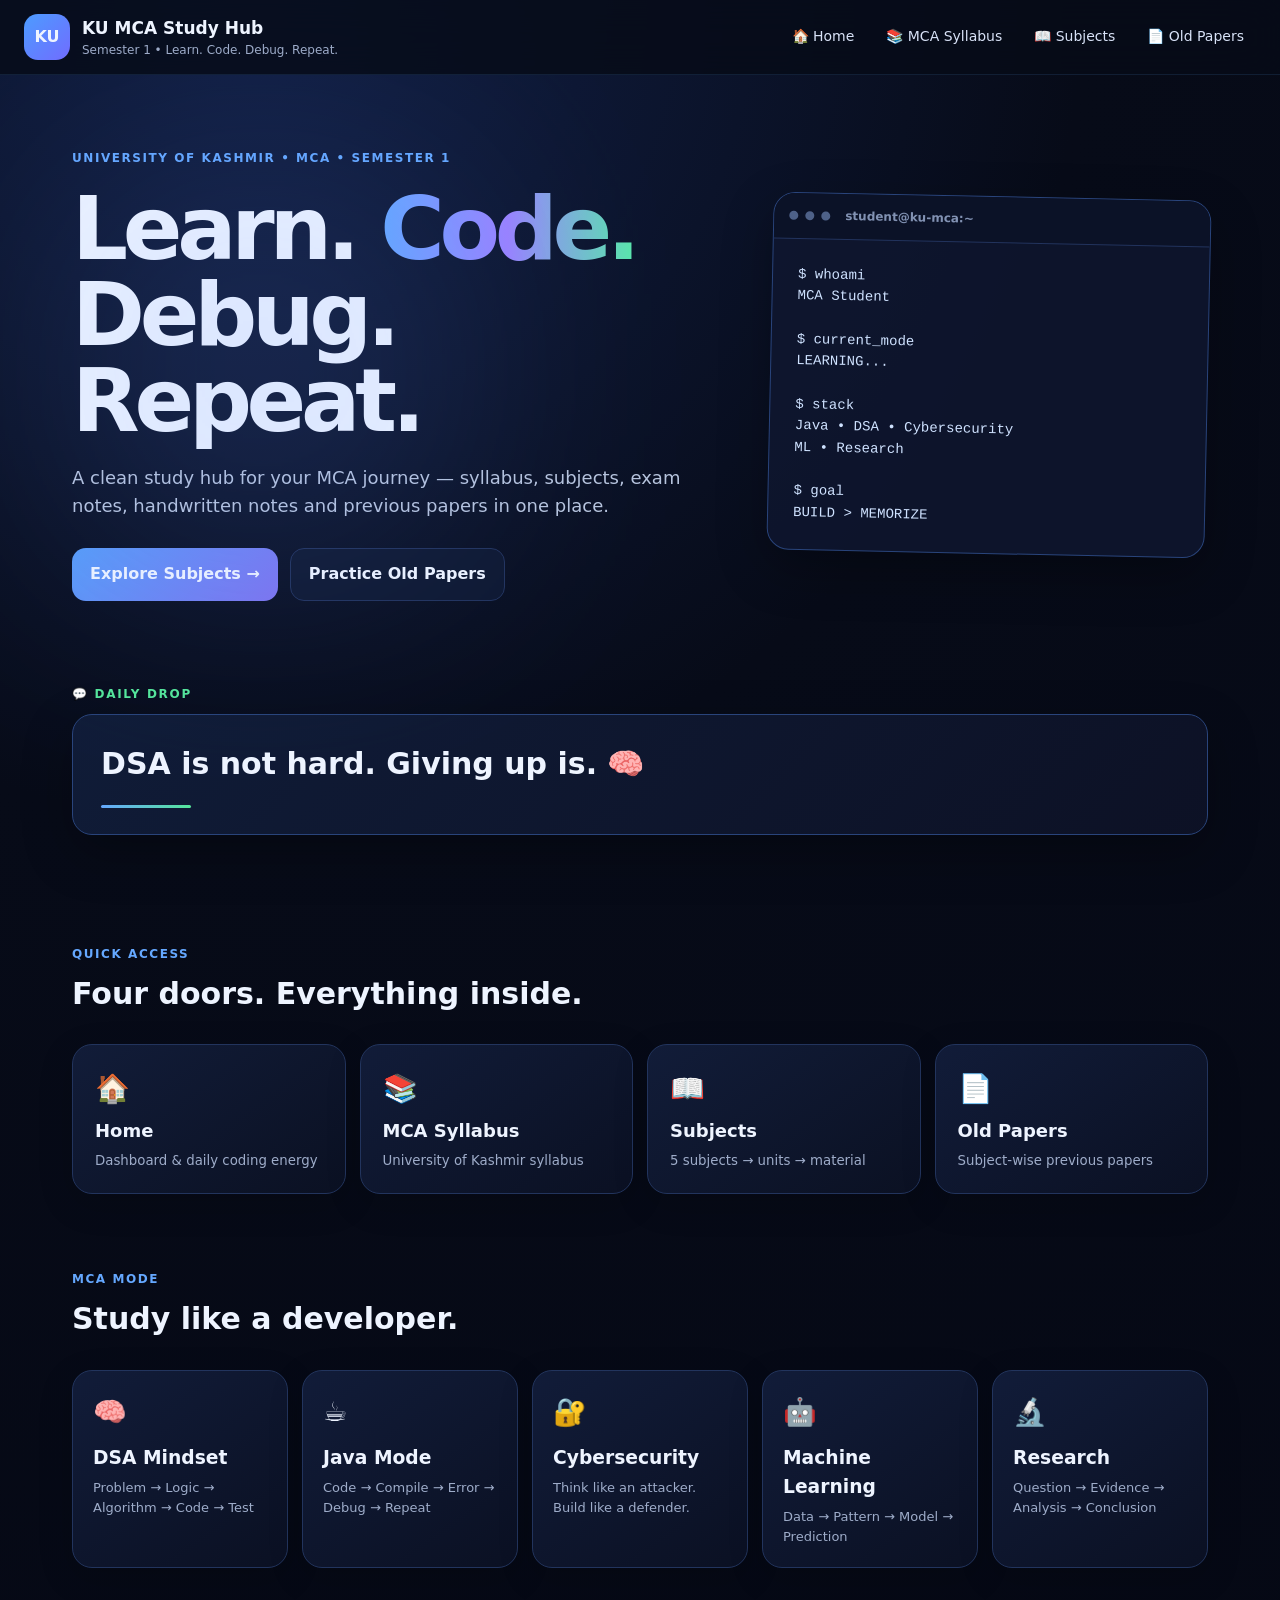
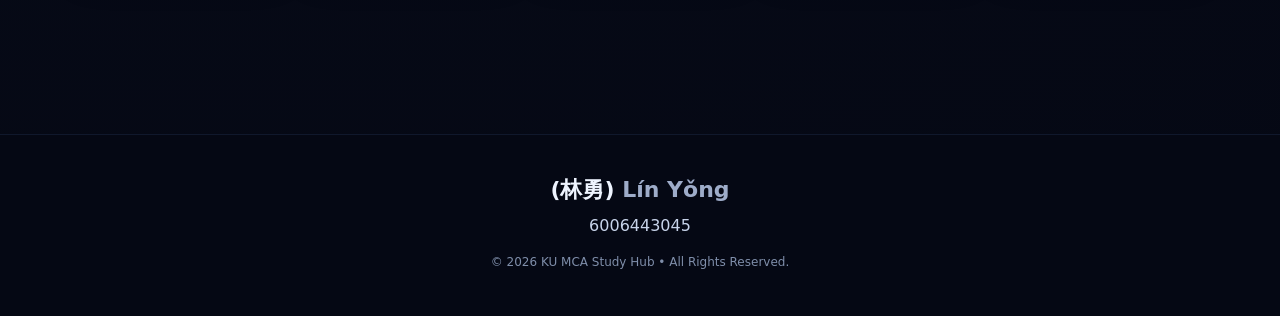
<file: index.html>
<!doctype html>
<html lang="en">
<head>
<meta charset="utf-8">
<meta name="viewport" content="width=device-width, initial-scale=1, viewport-fit=cover">
<meta name="theme-color" content="#0a1024">
<title>KU MCA Study Hub | Home</title>
<meta name="description" content="KU MCA Study Hub — Semester 1 study material, syllabus, notes and old papers.">
<link rel="stylesheet" href="style.css">
</head>
<body>

<header class="topbar">
  <a class="brand" href="index.html" aria-label="KU MCA Study Hub home">
    <div class="brand-mark">KU</div>
    <div>
      <div class="brand-title">KU MCA Study Hub</div>
      <div class="brand-sub">Semester 1 • Learn. Code. Debug. Repeat.</div>
    </div>
  </a>
  <button class="menu-btn" id="menuBtn" aria-label="Open navigation" aria-expanded="false">☰</button>
  <nav id="mainNav" aria-label="Main navigation">
    <a href="index.html">🏠 Home</a>
    <a href="syllabus.html">📚 MCA Syllabus</a>
    <a href="subjects.html">📖 Subjects</a>
    <a href="old-papers.html">📄 Old Papers</a>
  </nav>
</header>

<main>
<section class="hero home-hero">
  <div class="hero-glow"></div>
  <div class="hero-copy">
    <div class="eyebrow">UNIVERSITY OF KASHMIR • MCA • SEMESTER 1</div>
    <h1>Learn. <span>Code.</span><br>Debug. Repeat.</h1>
    <p class="hero-lead">A clean study hub for your MCA journey — syllabus, subjects, exam notes, handwritten notes and previous papers in one place.</p>
    <div class="hero-actions">
      <a class="btn primary" href="subjects.html">Explore Subjects →</a>
      <a class="btn ghost" href="old-papers.html">Practice Old Papers</a>
    </div>
  </div>
  <div class="terminal-card">
    <div class="terminal-top"><span></span><span></span><span></span><b>student@ku-mca:~</b></div>
    <pre><code>$ whoami
MCA Student

$ current_mode
LEARNING...

$ stack
Java • DSA • Cybersecurity
ML • Research

$ goal
BUILD &gt; MEMORIZE</code></pre>
  </div>
</section>

<section class="quote-section">
  <div class="quote-label">💬 DAILY DROP</div>
  <div class="quote-box"><div id="quoteText"></div><div class="quote-bar"></div></div>
</section>

<section class="section">
  <div class="section-head">
    <div><span class="eyebrow">QUICK ACCESS</span><h2>Four doors. Everything inside.</h2></div>
  </div>
  <div class="main-grid">
    <a class="main-card" href="index.html"><span>🏠</span><b>Home</b><small>Dashboard & daily coding energy</small></a>
    <a class="main-card" href="syllabus.html"><span>📚</span><b>MCA Syllabus</b><small>University of Kashmir syllabus</small></a>
    <a class="main-card" href="subjects.html"><span>📖</span><b>Subjects</b><small>5 subjects → units → material</small></a>
    <a class="main-card" href="old-papers.html"><span>📄</span><b>Old Papers</b><small>Subject-wise previous papers</small></a>
  </div>
</section>

<section class="section">
  <div class="section-head"><div><span class="eyebrow">MCA MODE</span><h2>Study like a developer.</h2></div></div>
  <div class="dev-grid">
    <article class="dev-card"><div>🧠</div><h3>DSA Mindset</h3><p>Problem → Logic → Algorithm → Code → Test</p></article>
    <article class="dev-card"><div>☕</div><h3>Java Mode</h3><p>Code → Compile → Error → Debug → Repeat</p></article>
    <article class="dev-card"><div>🔐</div><h3>Cybersecurity</h3><p>Think like an attacker. Build like a defender.</p></article>
    <article class="dev-card"><div>🤖</div><h3>Machine Learning</h3><p>Data → Pattern → Model → Prediction</p></article>
    <article class="dev-card"><div>🔬</div><h3>Research</h3><p>Question → Evidence → Analysis → Conclusion</p></article>
  </div>
</section>
</main>

<footer class="site-footer">
  <div class="footer-name">(林勇) <span>Lín Yǒng</span></div>
  <div class="footer-phone">6006443045</div>
  <div class="footer-rights">© 2026 KU MCA Study Hub • All Rights Reserved.</div>
</footer>
<script src="script.js"></script></body></html>
</file>
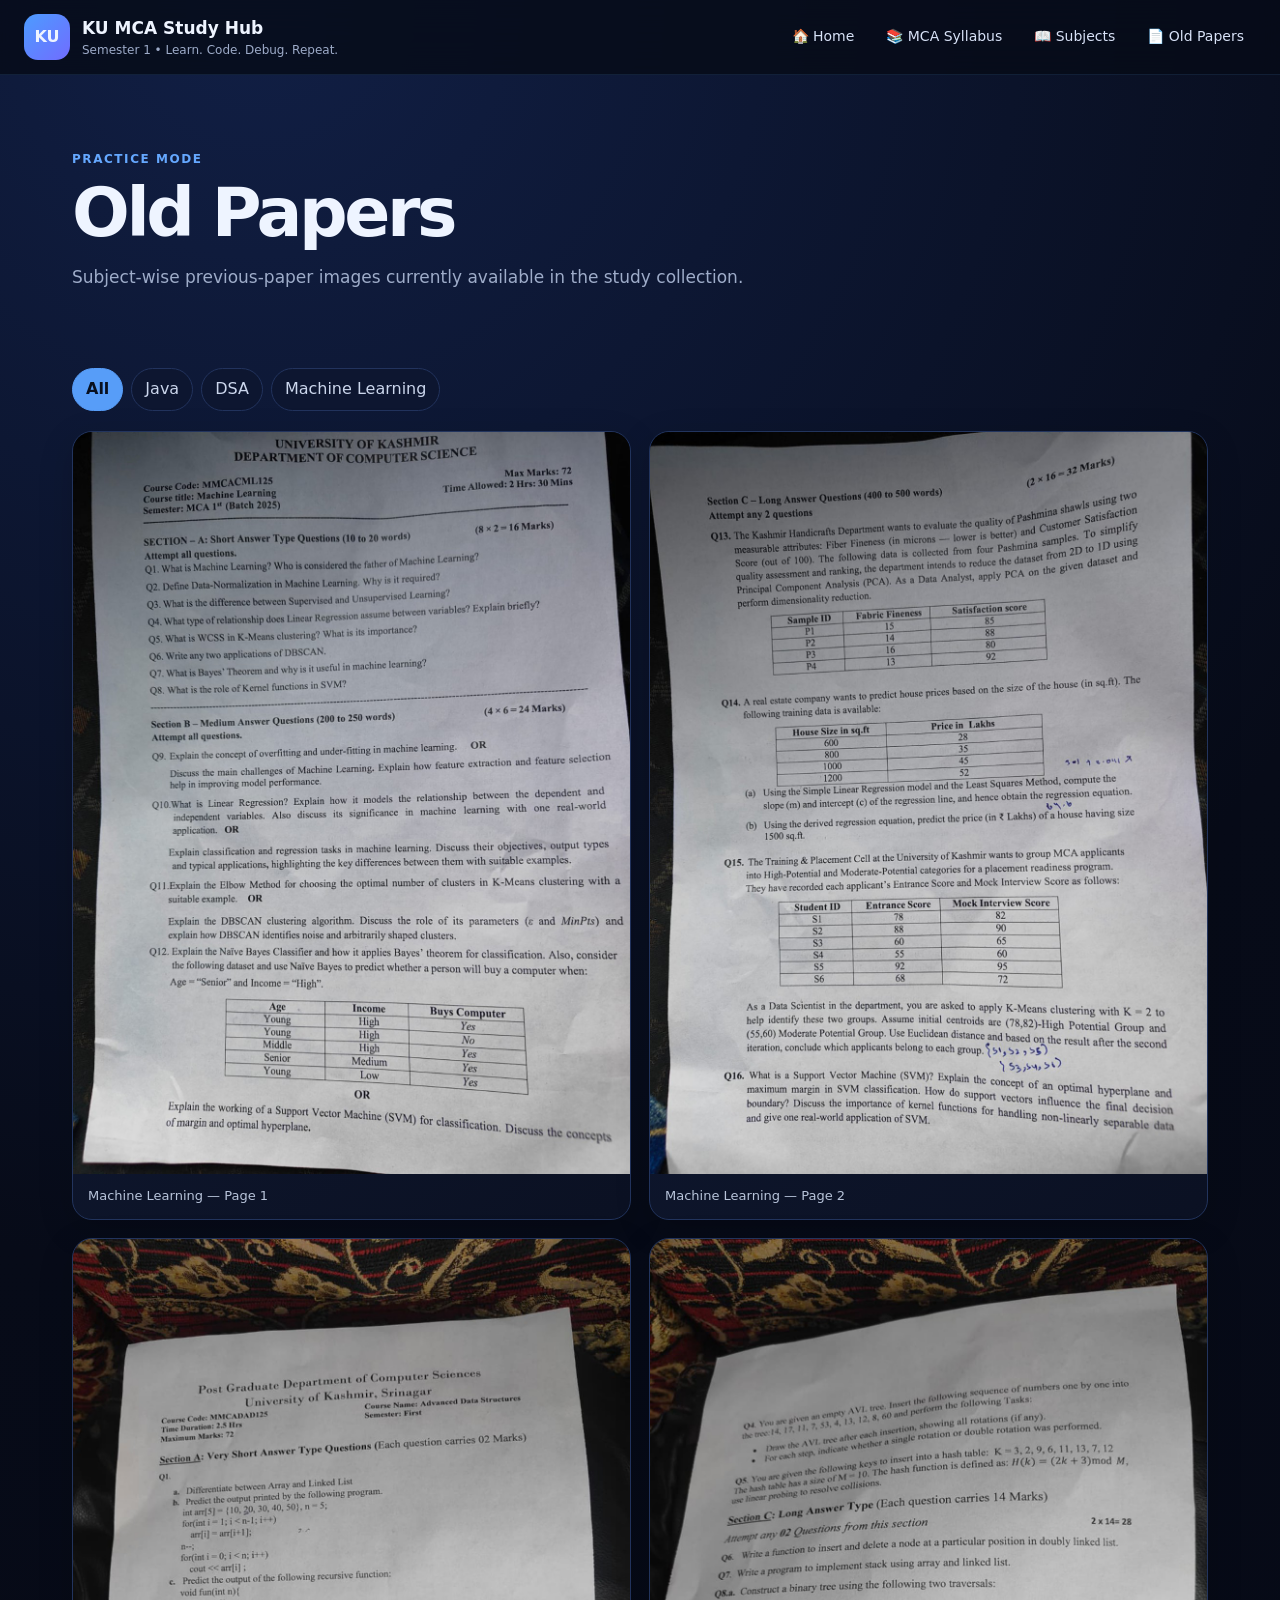
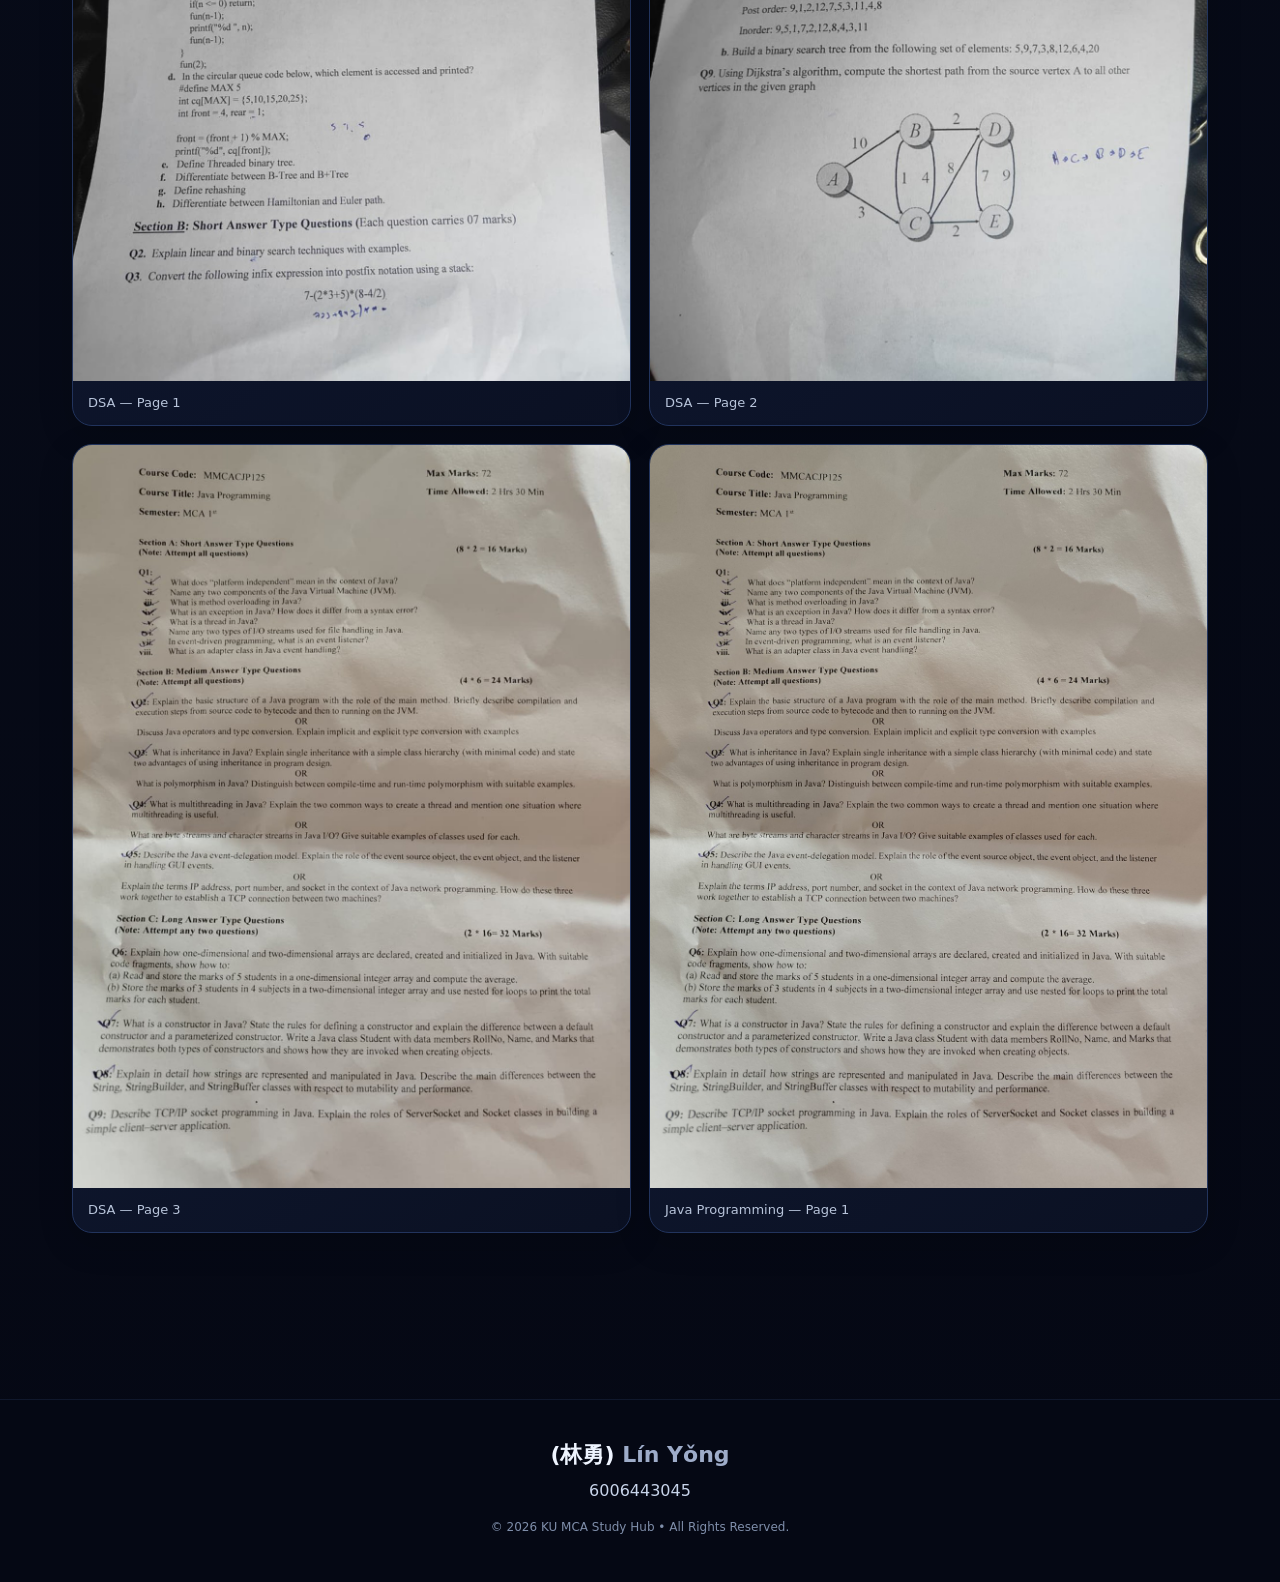
<file: old-papers.html>
<!doctype html>
<html lang="en">
<head>
<meta charset="utf-8">
<meta name="viewport" content="width=device-width, initial-scale=1, viewport-fit=cover">
<meta name="theme-color" content="#0a1024">
<title>KU MCA Study Hub | Old Papers</title>
<meta name="description" content="KU MCA Study Hub — Semester 1 study material, syllabus, notes and old papers.">
<link rel="stylesheet" href="style.css">
</head>
<body>

<header class="topbar">
  <a class="brand" href="index.html" aria-label="KU MCA Study Hub home">
    <div class="brand-mark">KU</div>
    <div>
      <div class="brand-title">KU MCA Study Hub</div>
      <div class="brand-sub">Semester 1 • Learn. Code. Debug. Repeat.</div>
    </div>
  </a>
  <button class="menu-btn" id="menuBtn" aria-label="Open navigation" aria-expanded="false">☰</button>
  <nav id="mainNav" aria-label="Main navigation">
    <a href="index.html">🏠 Home</a>
    <a href="syllabus.html">📚 MCA Syllabus</a>
    <a href="subjects.html">📖 Subjects</a>
    <a href="old-papers.html">📄 Old Papers</a>
  </nav>
</header>

<main>
<section class="page-hero">
  <div class="eyebrow">PRACTICE MODE</div>
  <h1>Old Papers</h1>
  <p>Subject-wise previous-paper images currently available in the study collection.</p>
</section>
<section class="section">
  <div class="paper-tabs">
    <button class="paper-tab active" data-paper-tab="all">All</button>
    <button class="paper-tab" data-paper-tab="java">Java</button>
    <button class="paper-tab" data-paper-tab="dsa">DSA</button>
    <button class="paper-tab" data-paper-tab="ml">Machine Learning</button>
  </div>
  <div class="paper-grid-gallery" id="paperGallery">
    <figure class="paper-item" data-paper="ml"><img src="assets/papers/ml-1.jpg" alt="Machine Learning old paper page 1"><figcaption>Machine Learning — Page 1</figcaption></figure>
    <figure class="paper-item" data-paper="ml"><img src="assets/papers/ml-2.jpg" alt="Machine Learning old paper page 2"><figcaption>Machine Learning — Page 2</figcaption></figure>
    <figure class="paper-item" data-paper="dsa"><img src="assets/papers/dsa-1.jpg" alt="DSA old paper page 1"><figcaption>DSA — Page 1</figcaption></figure>
    <figure class="paper-item" data-paper="dsa"><img src="assets/papers/dsa-2.jpg" alt="DSA old paper page 2"><figcaption>DSA — Page 2</figcaption></figure>
    <figure class="paper-item" data-paper="dsa"><img src="assets/papers/dsa-3.jpg" alt="DSA old paper page 3"><figcaption>DSA — Page 3</figcaption></figure>
    <figure class="paper-item" data-paper="java"><img src="assets/papers/java-1.jpg" alt="Java Programming old paper"><figcaption>Java Programming — Page 1</figcaption></figure>
  </div>
</section>
</main>

<footer class="site-footer">
  <div class="footer-name">(林勇) <span>Lín Yǒng</span></div>
  <div class="footer-phone">6006443045</div>
  <div class="footer-rights">© 2026 KU MCA Study Hub • All Rights Reserved.</div>
</footer>
<script src="script.js"></script></body></html>
</file>
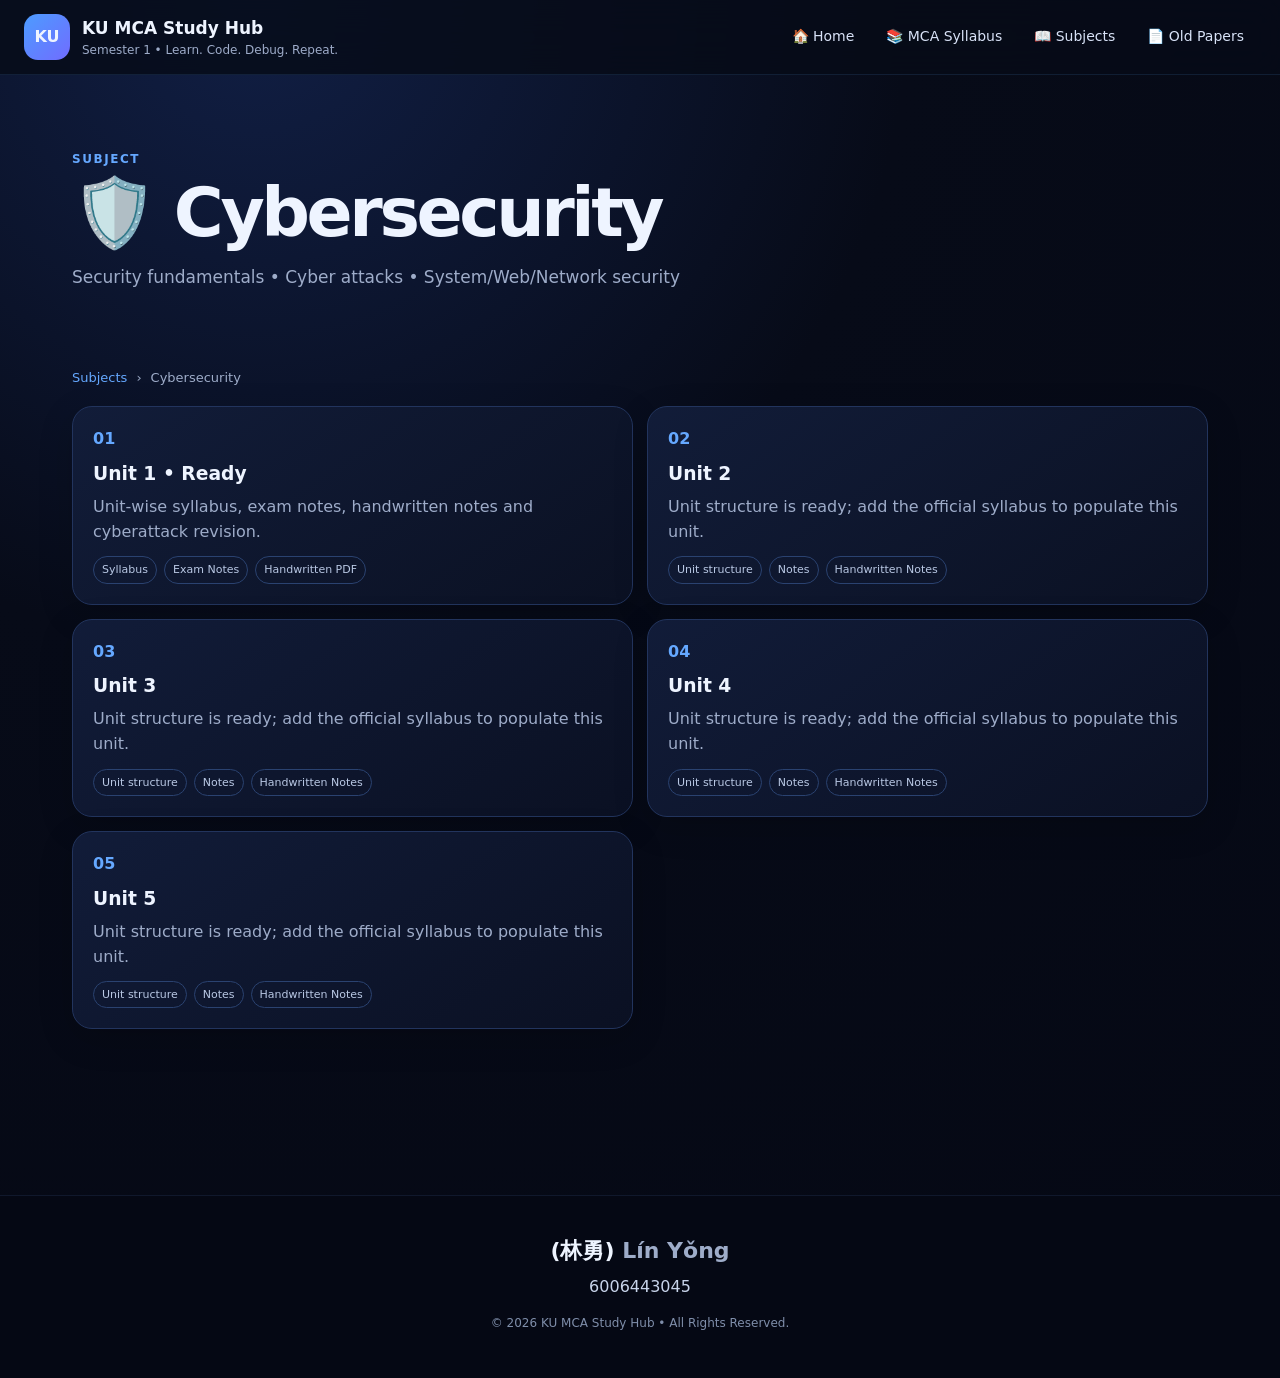
<file: subject.html>
<!doctype html>
<html lang="en">
<head>
<meta charset="utf-8">
<meta name="viewport" content="width=device-width, initial-scale=1, viewport-fit=cover">
<meta name="theme-color" content="#0a1024">
<title>KU MCA Study Hub | Subject</title>
<meta name="description" content="KU MCA Study Hub — Semester 1 study material, syllabus, notes and old papers.">
<link rel="stylesheet" href="style.css">
</head>
<body>

<header class="topbar">
  <a class="brand" href="index.html" aria-label="KU MCA Study Hub home">
    <div class="brand-mark">KU</div>
    <div>
      <div class="brand-title">KU MCA Study Hub</div>
      <div class="brand-sub">Semester 1 • Learn. Code. Debug. Repeat.</div>
    </div>
  </a>
  <button class="menu-btn" id="menuBtn" aria-label="Open navigation" aria-expanded="false">☰</button>
  <nav id="mainNav" aria-label="Main navigation">
    <a href="index.html">🏠 Home</a>
    <a href="syllabus.html">📚 MCA Syllabus</a>
    <a href="subjects.html">📖 Subjects</a>
    <a href="old-papers.html">📄 Old Papers</a>
  </nav>
</header>

<main id="subjectPage">
  <section class="page-hero" id="subjectHero"></section>
  <section class="section">
    <div class="breadcrumb"><a href="subjects.html">Subjects</a><span>›</span><span id="crumbSubject">Subject</span></div>
    <div class="unit-grid" id="unitList"></div>
  </section>
</main>

<footer class="site-footer">
  <div class="footer-name">(林勇) <span>Lín Yǒng</span></div>
  <div class="footer-phone">6006443045</div>
  <div class="footer-rights">© 2026 KU MCA Study Hub • All Rights Reserved.</div>
</footer>
<script src="script.js"></script></body></html>
</file>
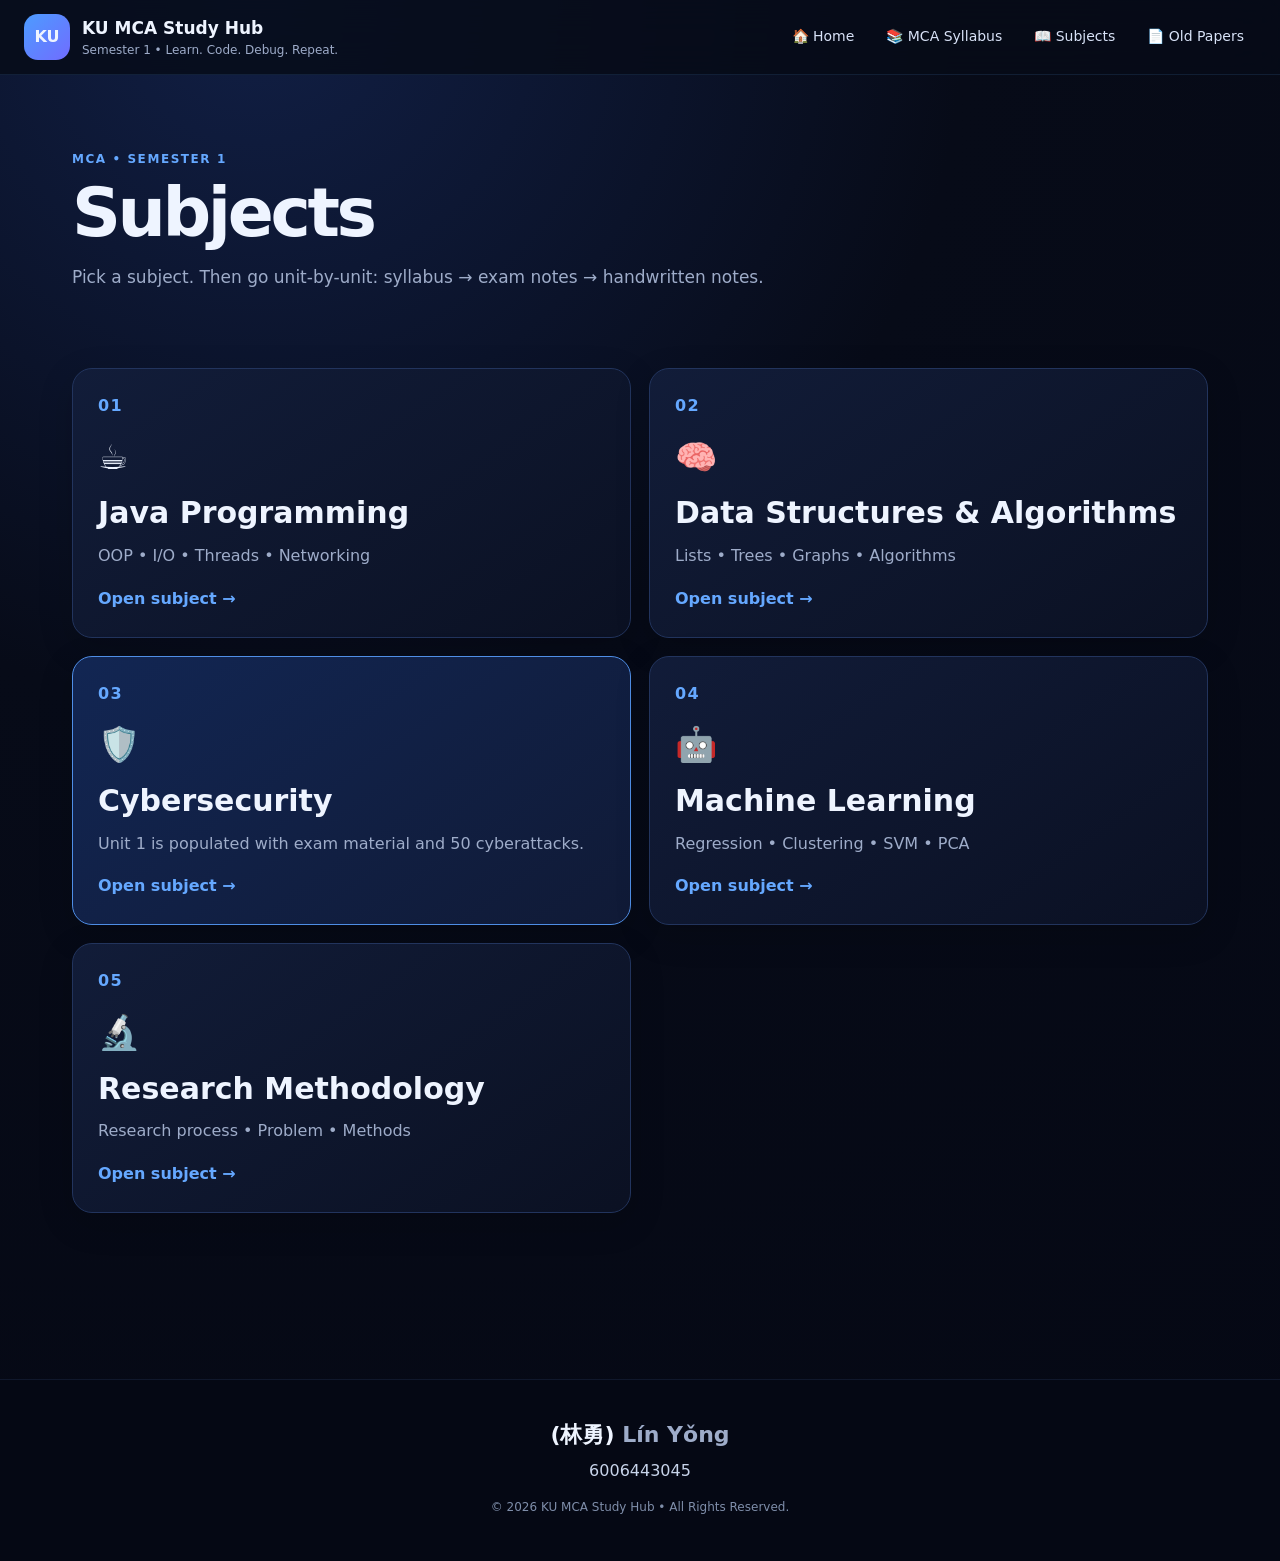
<file: subjects.html>
<!doctype html>
<html lang="en">
<head>
<meta charset="utf-8">
<meta name="viewport" content="width=device-width, initial-scale=1, viewport-fit=cover">
<meta name="theme-color" content="#0a1024">
<title>KU MCA Study Hub | Subjects</title>
<meta name="description" content="KU MCA Study Hub — Semester 1 study material, syllabus, notes and old papers.">
<link rel="stylesheet" href="style.css">
</head>
<body>

<header class="topbar">
  <a class="brand" href="index.html" aria-label="KU MCA Study Hub home">
    <div class="brand-mark">KU</div>
    <div>
      <div class="brand-title">KU MCA Study Hub</div>
      <div class="brand-sub">Semester 1 • Learn. Code. Debug. Repeat.</div>
    </div>
  </a>
  <button class="menu-btn" id="menuBtn" aria-label="Open navigation" aria-expanded="false">☰</button>
  <nav id="mainNav" aria-label="Main navigation">
    <a href="index.html">🏠 Home</a>
    <a href="syllabus.html">📚 MCA Syllabus</a>
    <a href="subjects.html">📖 Subjects</a>
    <a href="old-papers.html">📄 Old Papers</a>
  </nav>
</header>

<main>
<section class="page-hero">
  <div class="eyebrow">MCA • SEMESTER 1</div>
  <h1>Subjects</h1>
  <p>Pick a subject. Then go unit-by-unit: syllabus → exam notes → handwritten notes.</p>
</section>
<section class="section">
  <div class="subject-grid modern-subjects">
    <a class="subject-card" href="subject.html?subject=java"><span class="num">01</span><span class="subject-icon">☕</span><h2>Java Programming</h2><p>OOP • I/O • Threads • Networking</p><b>Open subject →</b></a>
    <a class="subject-card" href="subject.html?subject=dsa"><span class="num">02</span><span class="subject-icon">🧠</span><h2>Data Structures & Algorithms</h2><p>Lists • Trees • Graphs • Algorithms</p><b>Open subject →</b></a>
    <a class="subject-card featured" href="subject.html?subject=cybersecurity"><span class="num">03</span><span class="subject-icon">🛡️</span><h2>Cybersecurity</h2><p>Unit 1 is populated with exam material and 50 cyberattacks.</p><b>Open subject →</b></a>
    <a class="subject-card" href="subject.html?subject=ml"><span class="num">04</span><span class="subject-icon">🤖</span><h2>Machine Learning</h2><p>Regression • Clustering • SVM • PCA</p><b>Open subject →</b></a>
    <a class="subject-card" href="subject.html?subject=research"><span class="num">05</span><span class="subject-icon">🔬</span><h2>Research Methodology</h2><p>Research process • Problem • Methods</p><b>Open subject →</b></a>
  </div>
</section>
</main>

<footer class="site-footer">
  <div class="footer-name">(林勇) <span>Lín Yǒng</span></div>
  <div class="footer-phone">6006443045</div>
  <div class="footer-rights">© 2026 KU MCA Study Hub • All Rights Reserved.</div>
</footer>
<script src="script.js"></script></body></html>
</file>
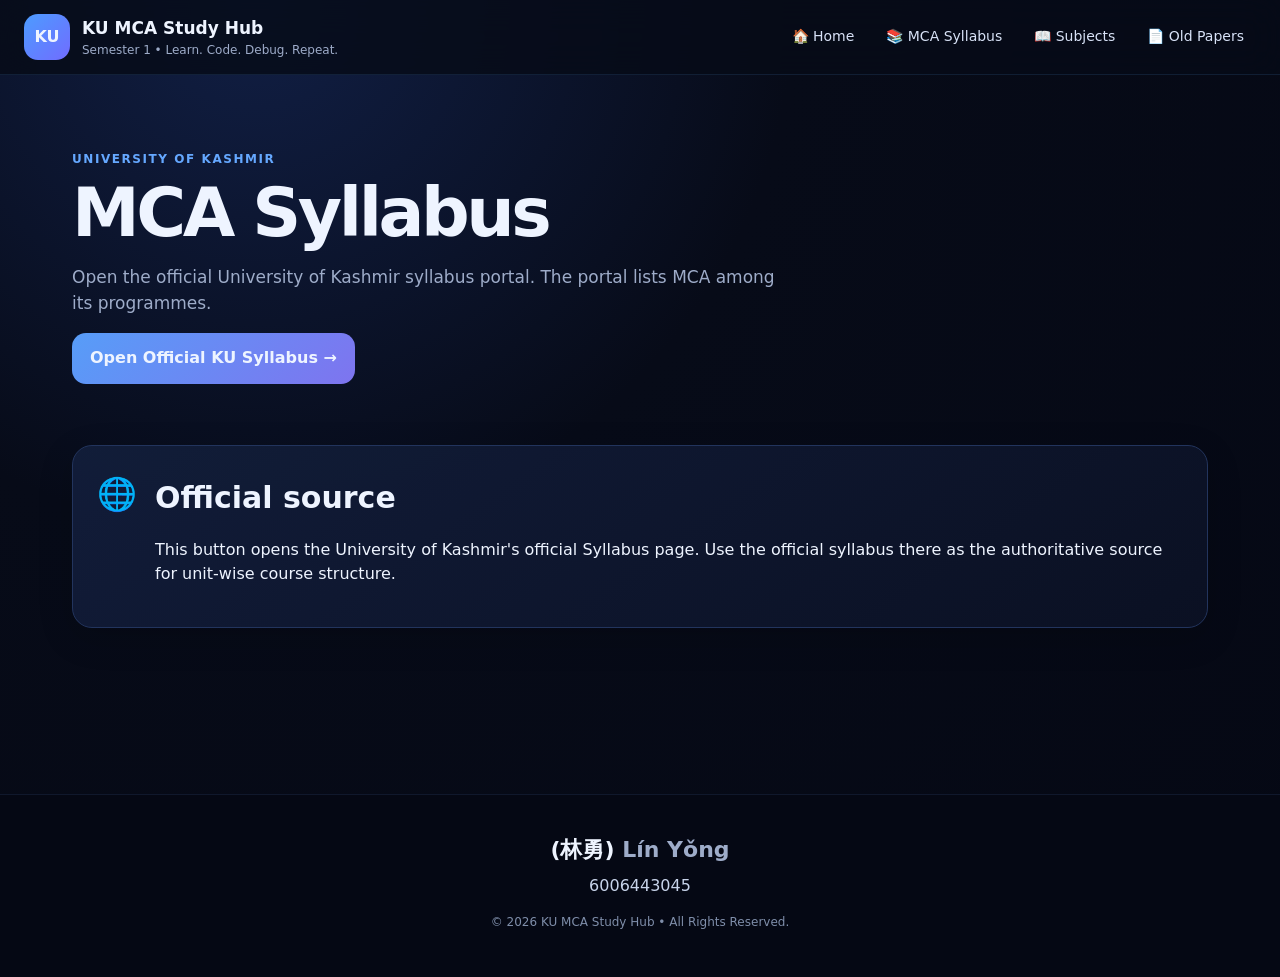
<file: syllabus.html>
<!doctype html>
<html lang="en">
<head>
<meta charset="utf-8">
<meta name="viewport" content="width=device-width, initial-scale=1, viewport-fit=cover">
<meta name="theme-color" content="#0a1024">
<title>KU MCA Study Hub | MCA Syllabus</title>
<meta name="description" content="KU MCA Study Hub — Semester 1 study material, syllabus, notes and old papers.">
<link rel="stylesheet" href="style.css">
</head>
<body>

<header class="topbar">
  <a class="brand" href="index.html" aria-label="KU MCA Study Hub home">
    <div class="brand-mark">KU</div>
    <div>
      <div class="brand-title">KU MCA Study Hub</div>
      <div class="brand-sub">Semester 1 • Learn. Code. Debug. Repeat.</div>
    </div>
  </a>
  <button class="menu-btn" id="menuBtn" aria-label="Open navigation" aria-expanded="false">☰</button>
  <nav id="mainNav" aria-label="Main navigation">
    <a href="index.html">🏠 Home</a>
    <a href="syllabus.html">📚 MCA Syllabus</a>
    <a href="subjects.html">📖 Subjects</a>
    <a href="old-papers.html">📄 Old Papers</a>
  </nav>
</header>

<main>
<section class="page-hero">
  <div class="eyebrow">UNIVERSITY OF KASHMIR</div>
  <h1>MCA Syllabus</h1>
  <p>Open the official University of Kashmir syllabus portal. The portal lists MCA among its programmes.</p>
  <a class="btn primary" href="https://kashmiruniversity.net/SyllabusDetails.aspx" target="_blank" rel="noopener">Open Official KU Syllabus →</a>
</section>
<section class="section">
  <div class="notice-card">
    <span class="notice-icon">🌐</span>
    <div><h2>Official source</h2><p>This button opens the University of Kashmir's official Syllabus page. Use the official syllabus there as the authoritative source for unit-wise course structure.</p></div>
  </div>
</section>
</main>

<footer class="site-footer">
  <div class="footer-name">(林勇) <span>Lín Yǒng</span></div>
  <div class="footer-phone">6006443045</div>
  <div class="footer-rights">© 2026 KU MCA Study Hub • All Rights Reserved.</div>
</footer>
<script src="script.js"></script></body></html>
</file>
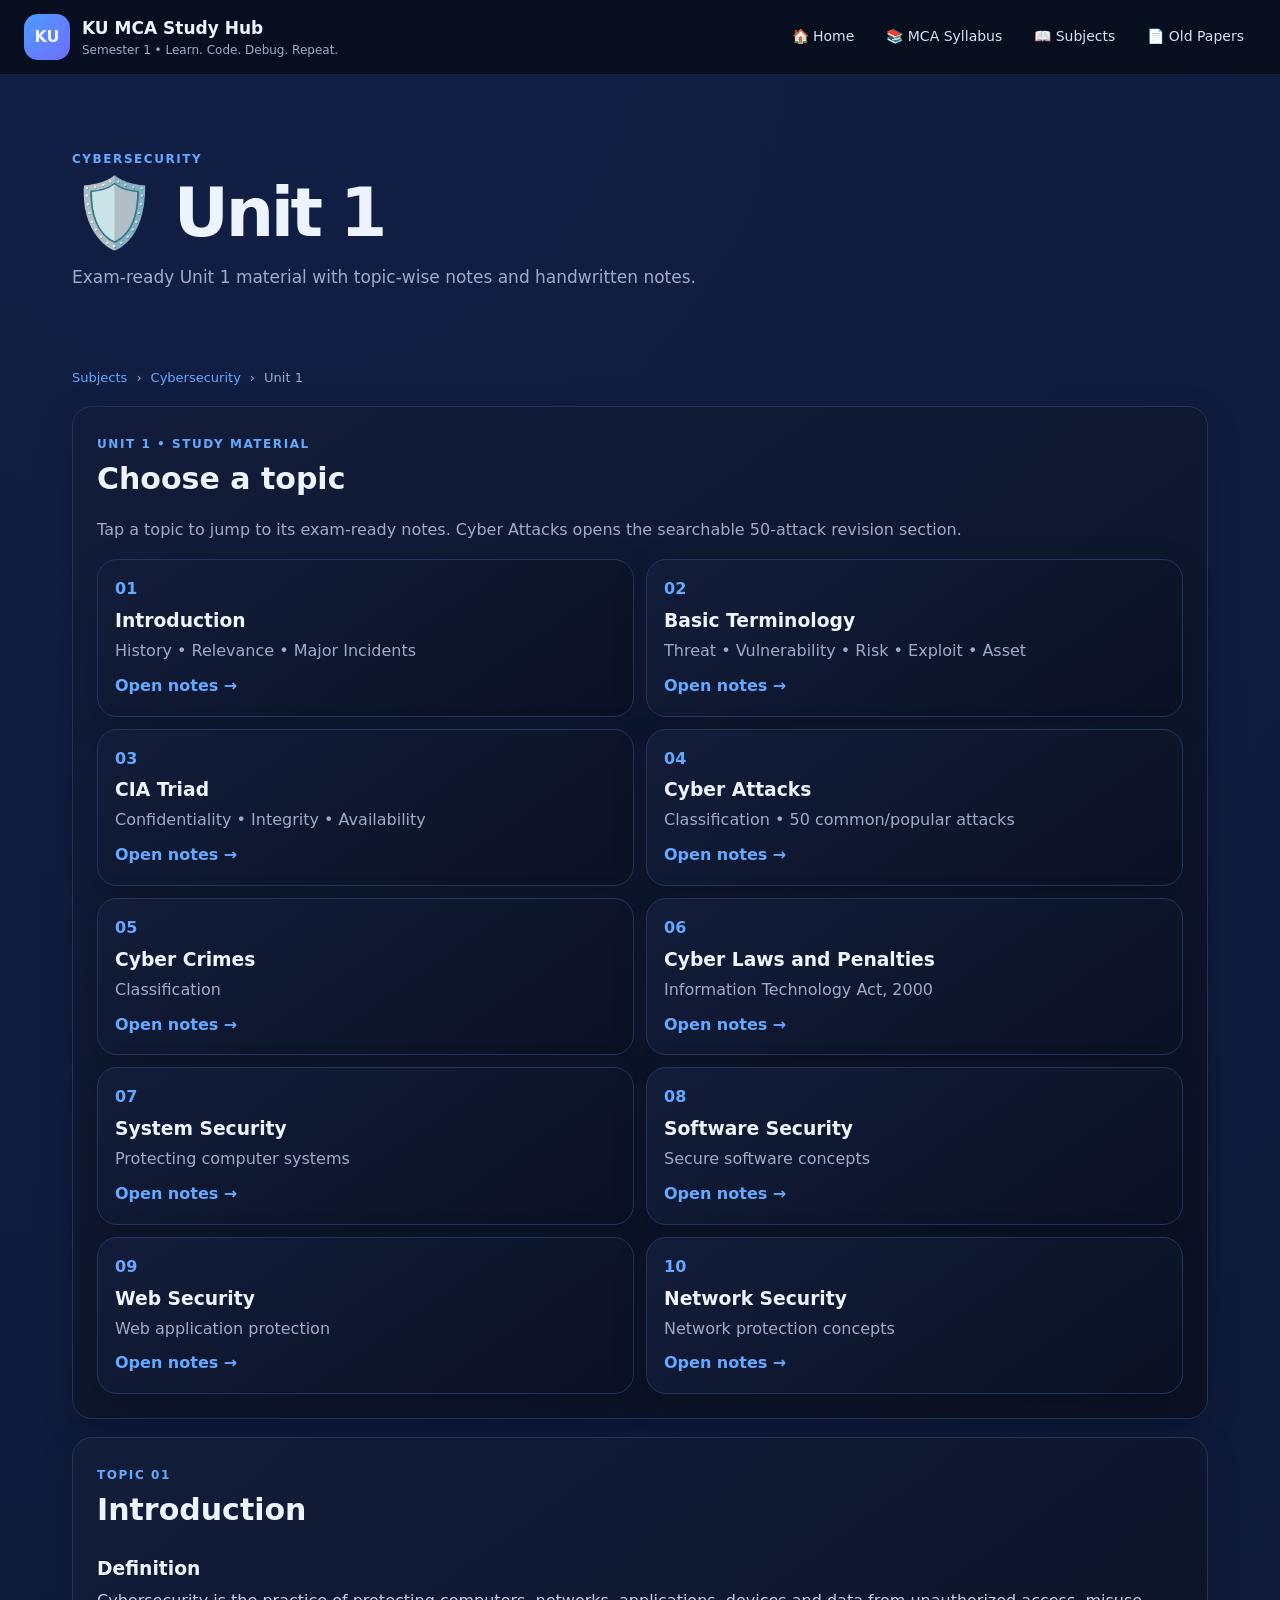
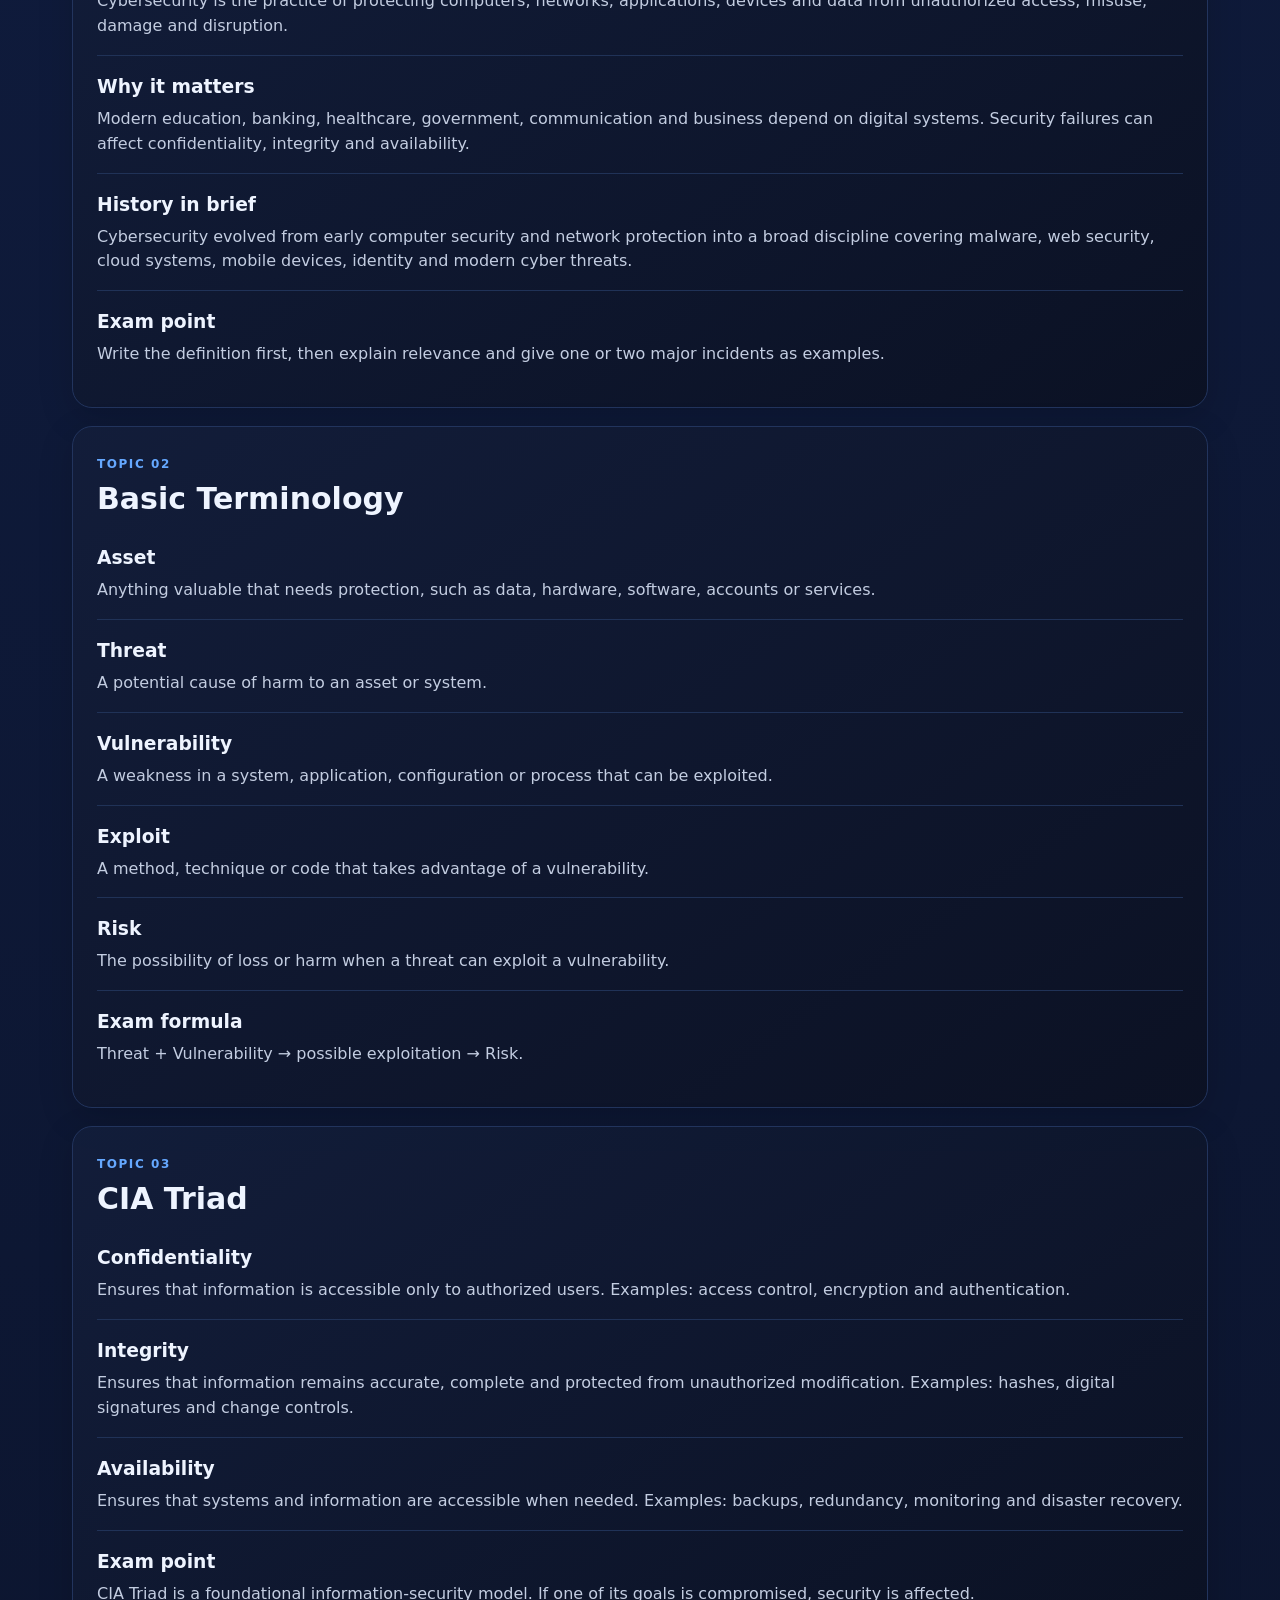
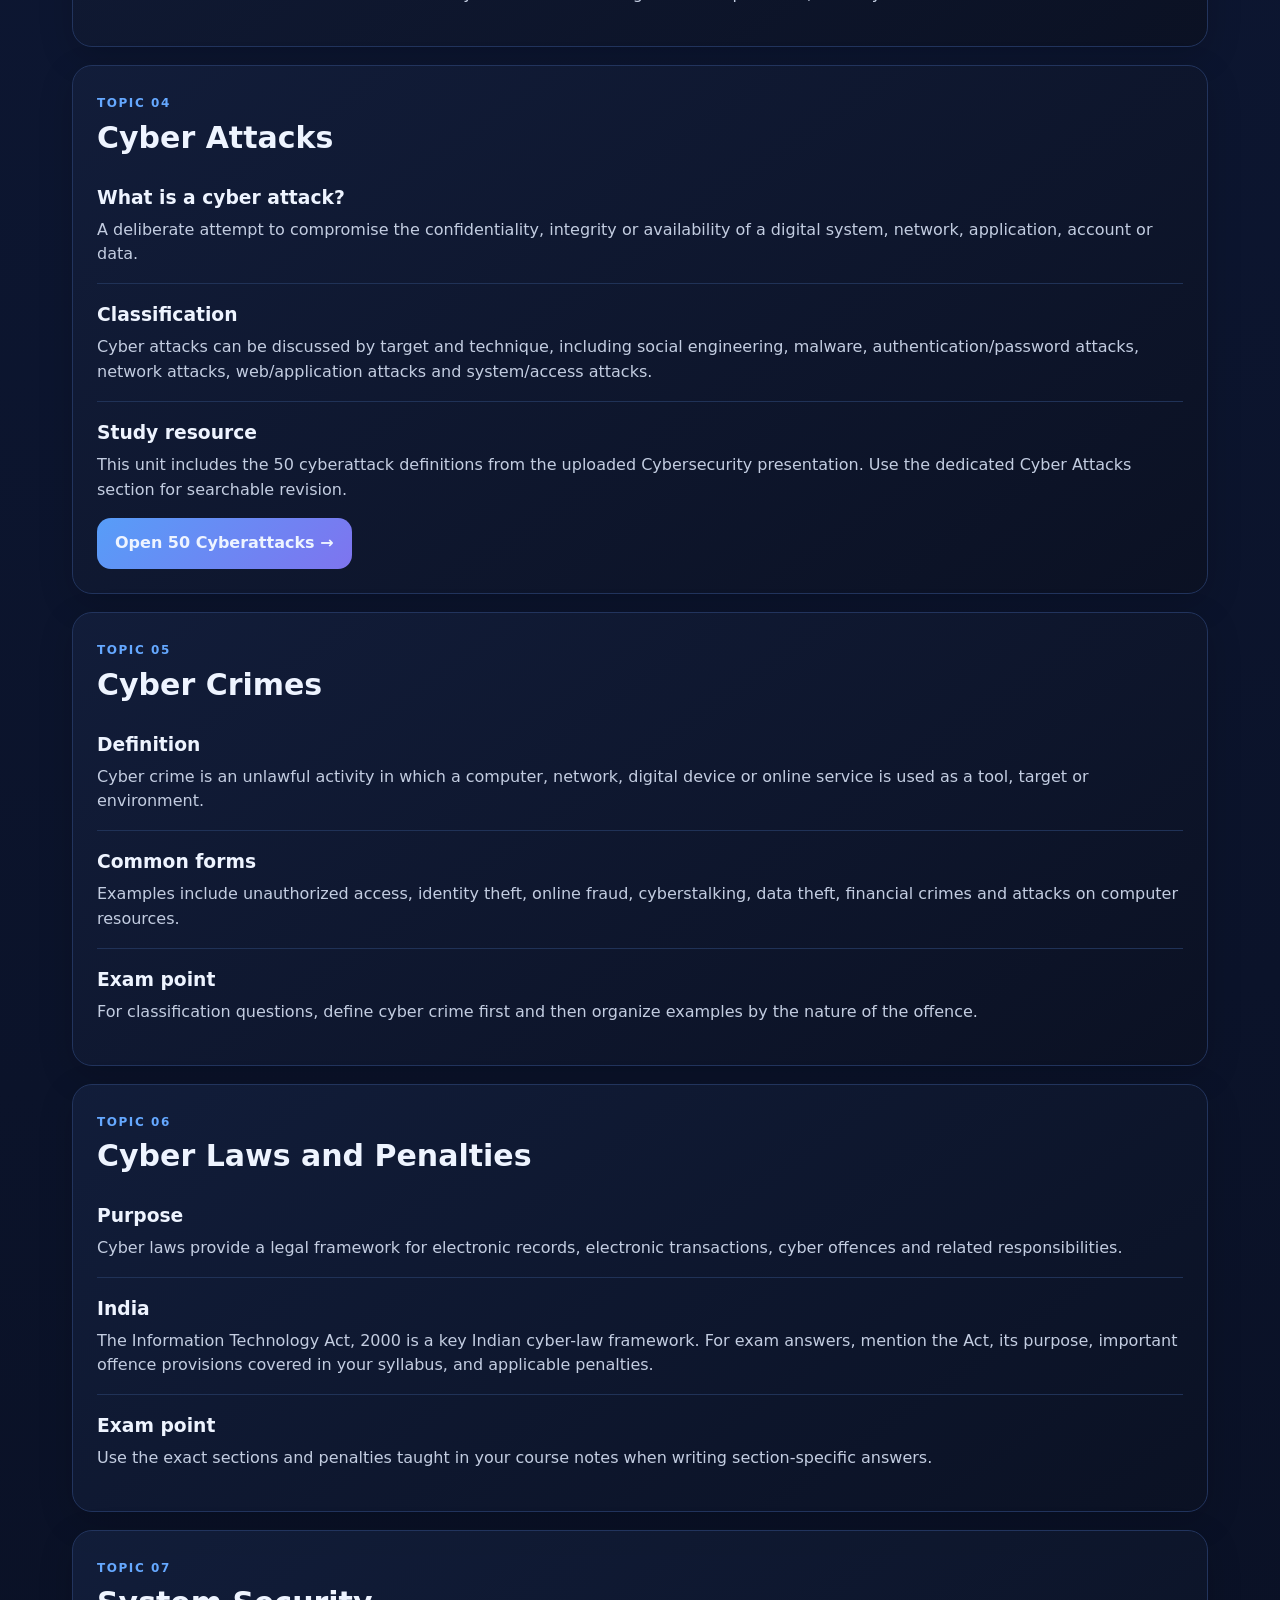
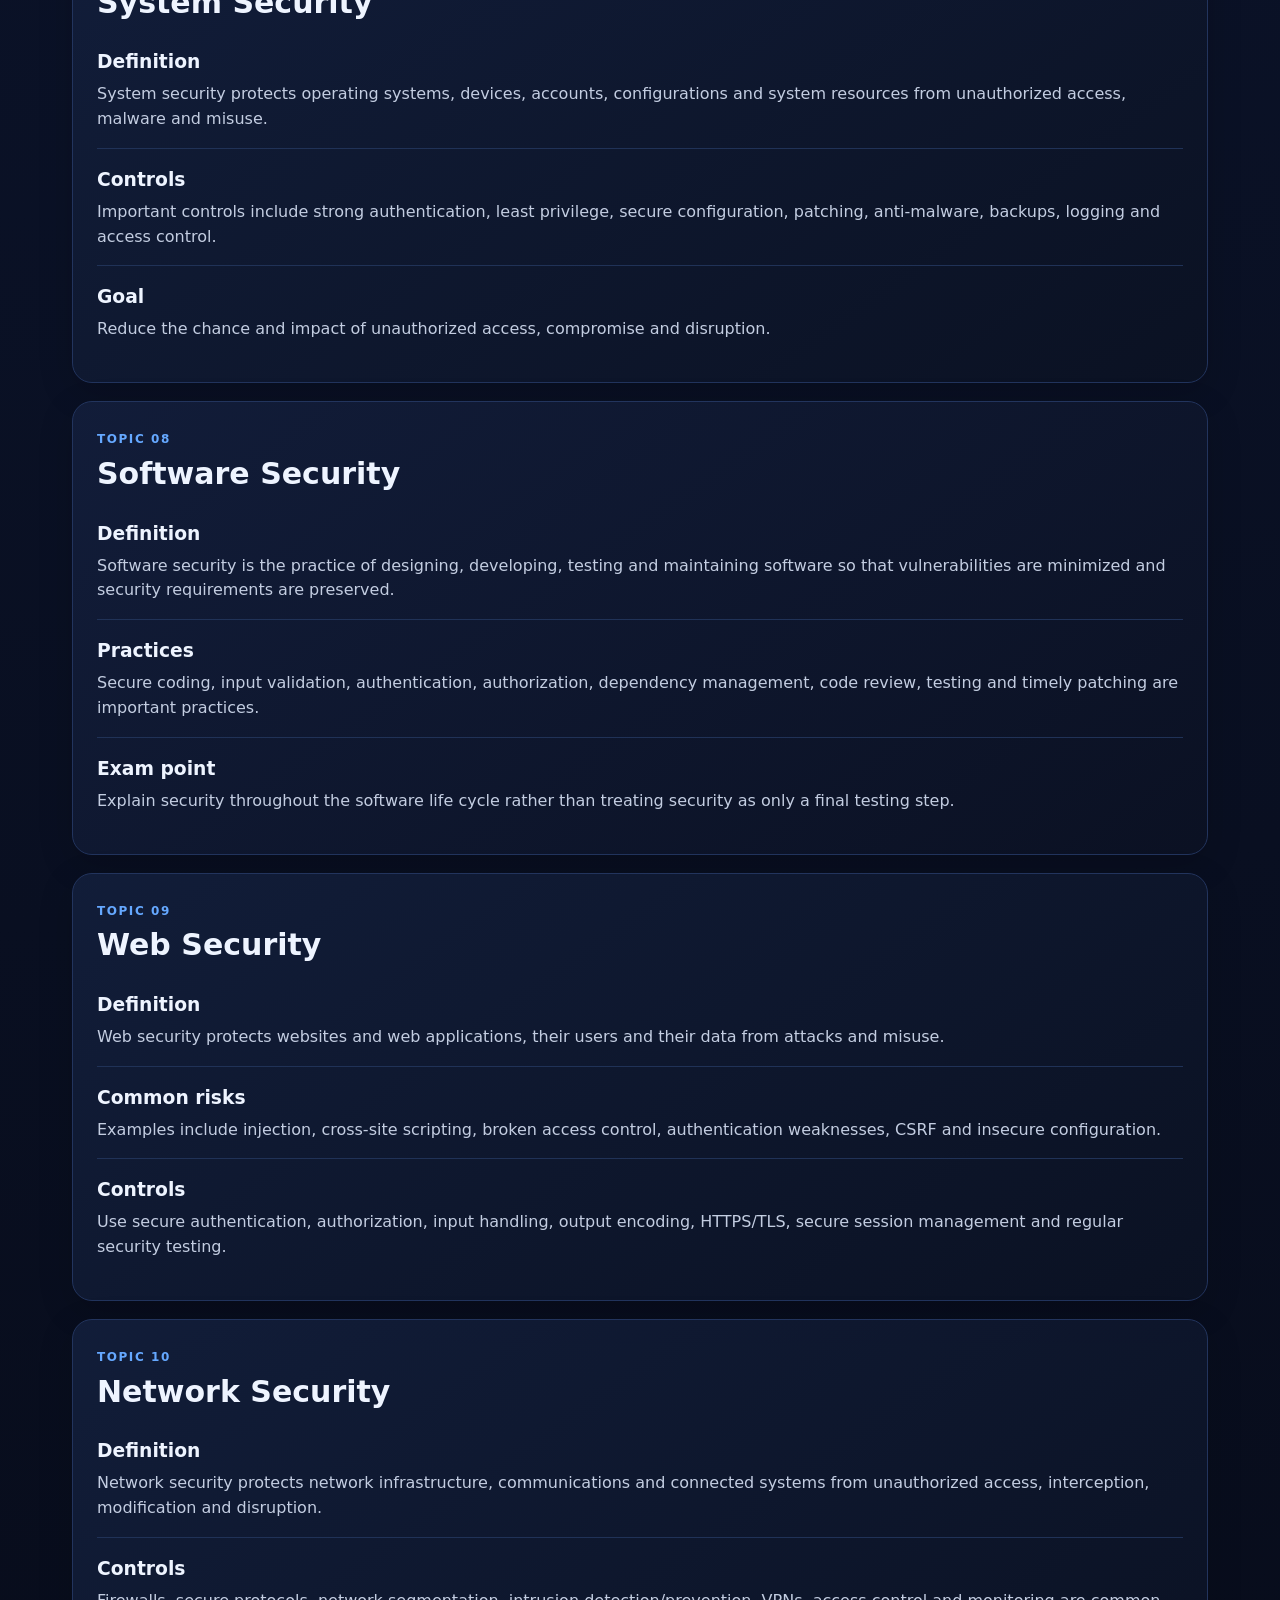
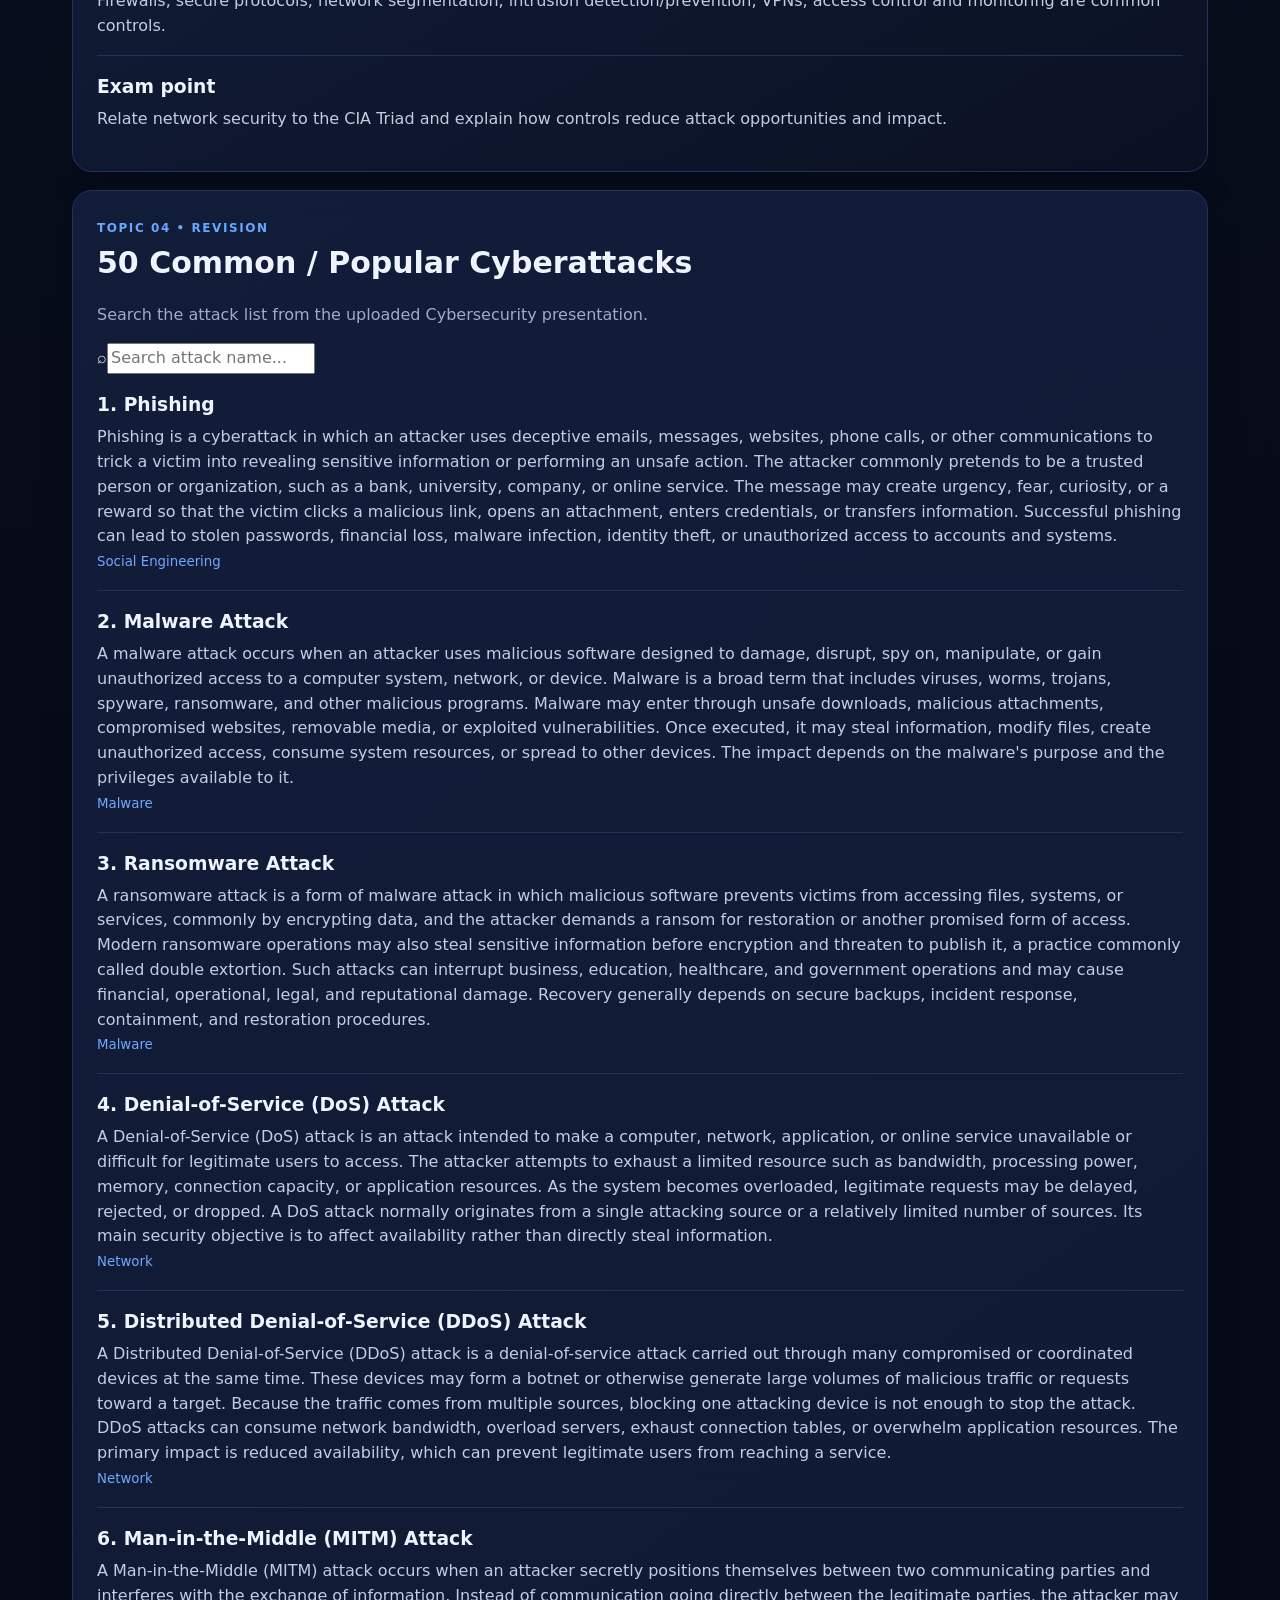
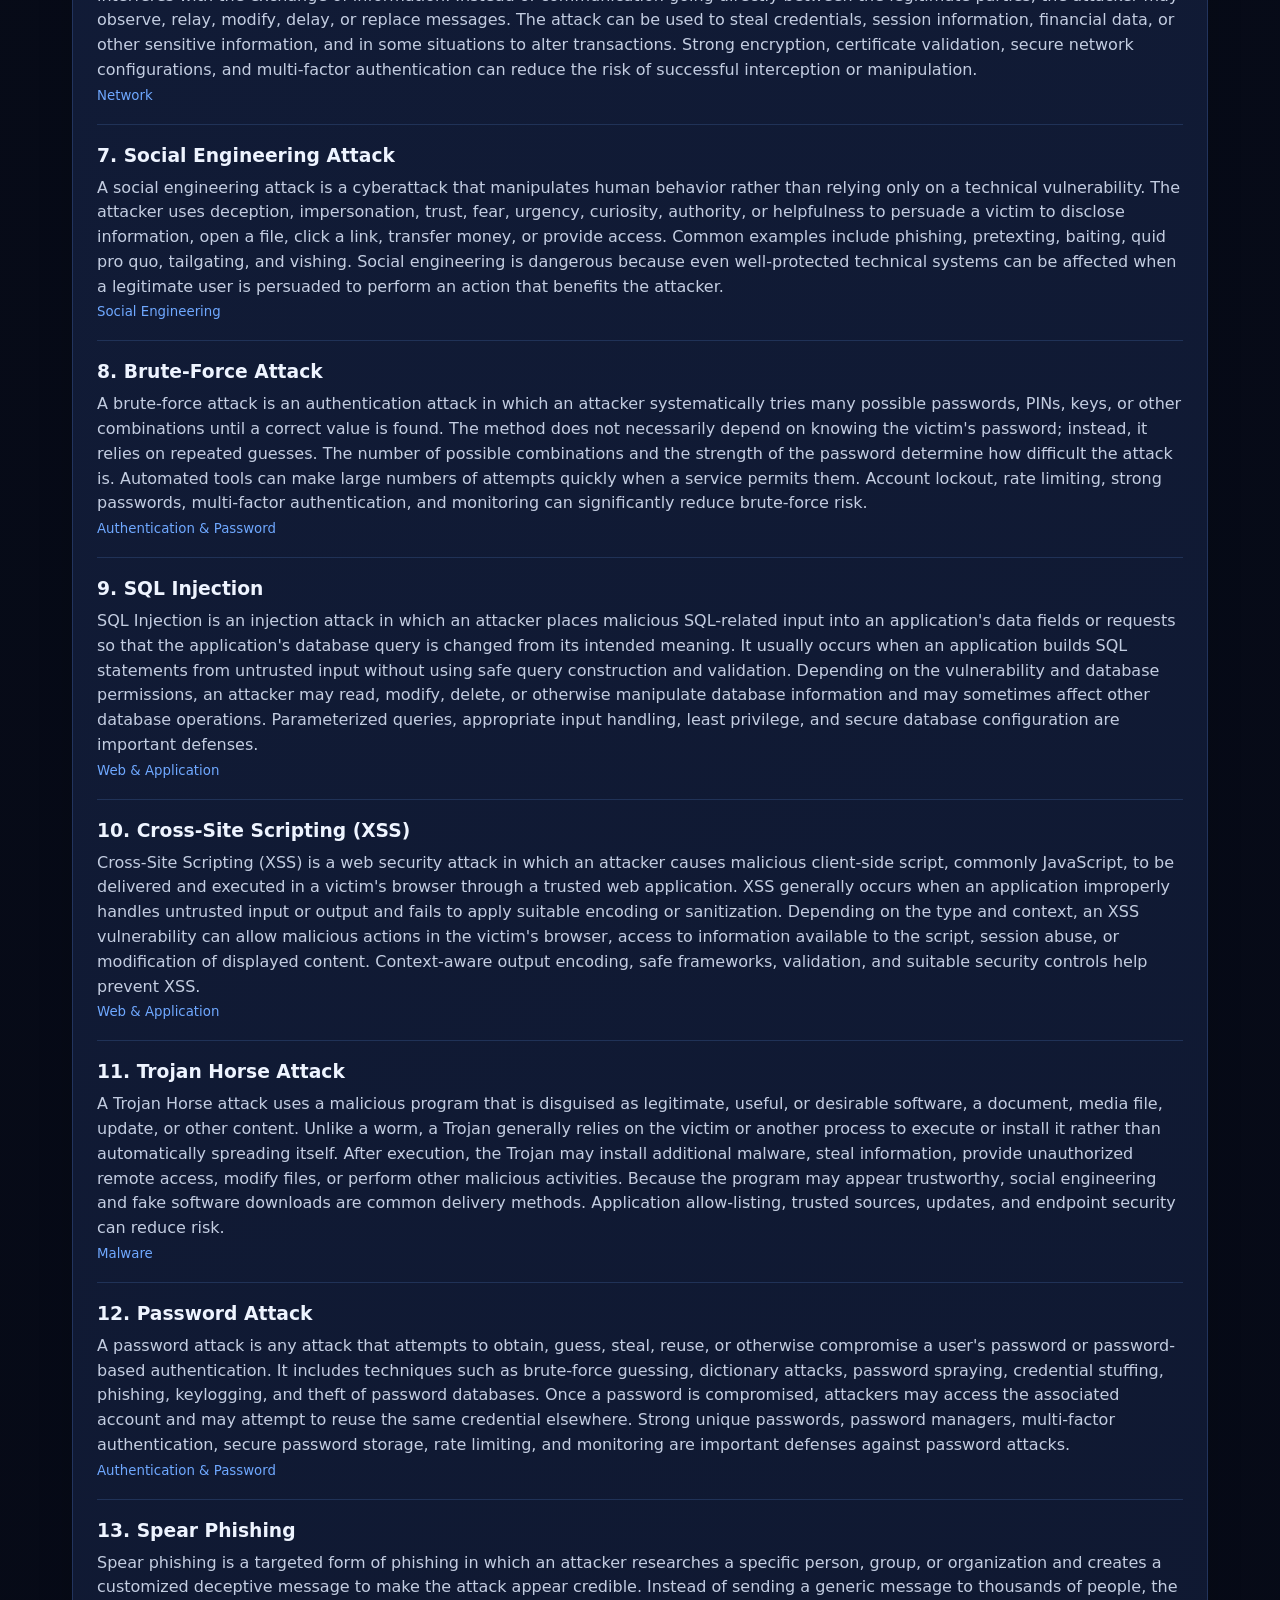
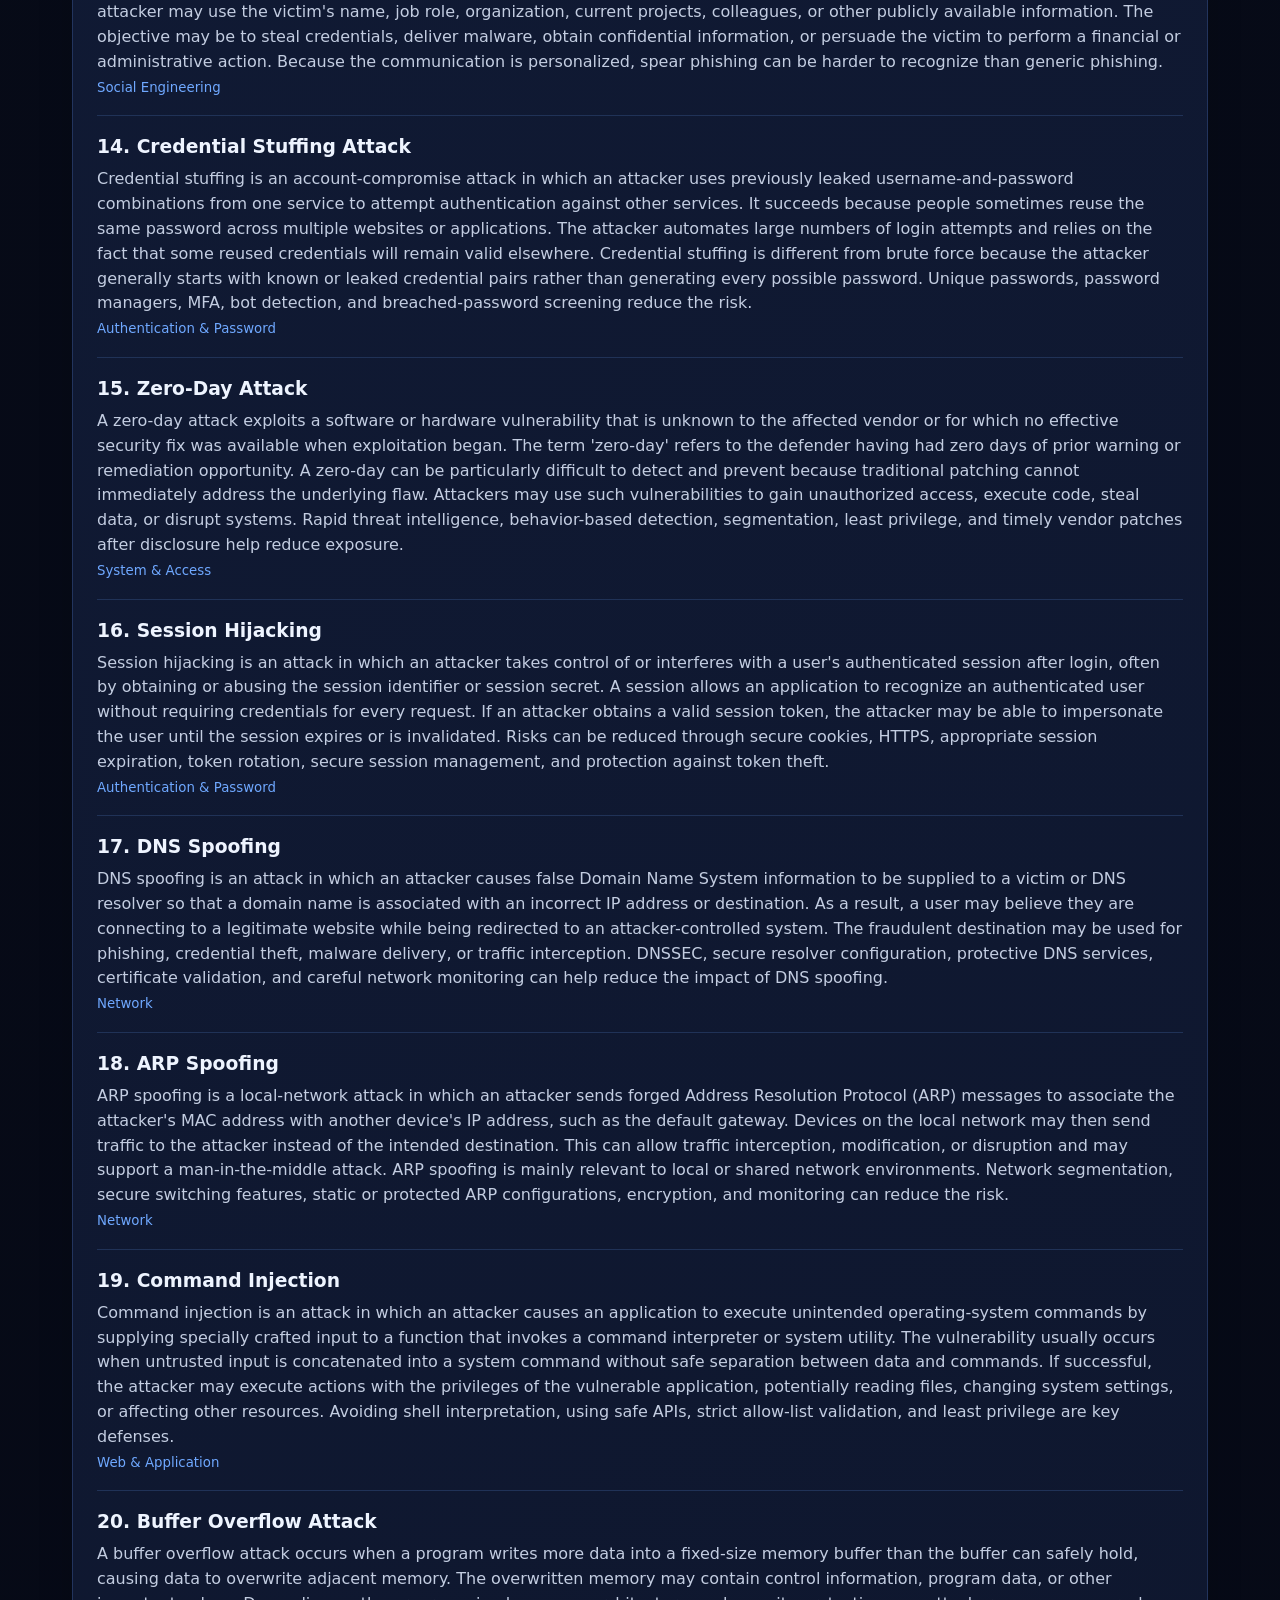
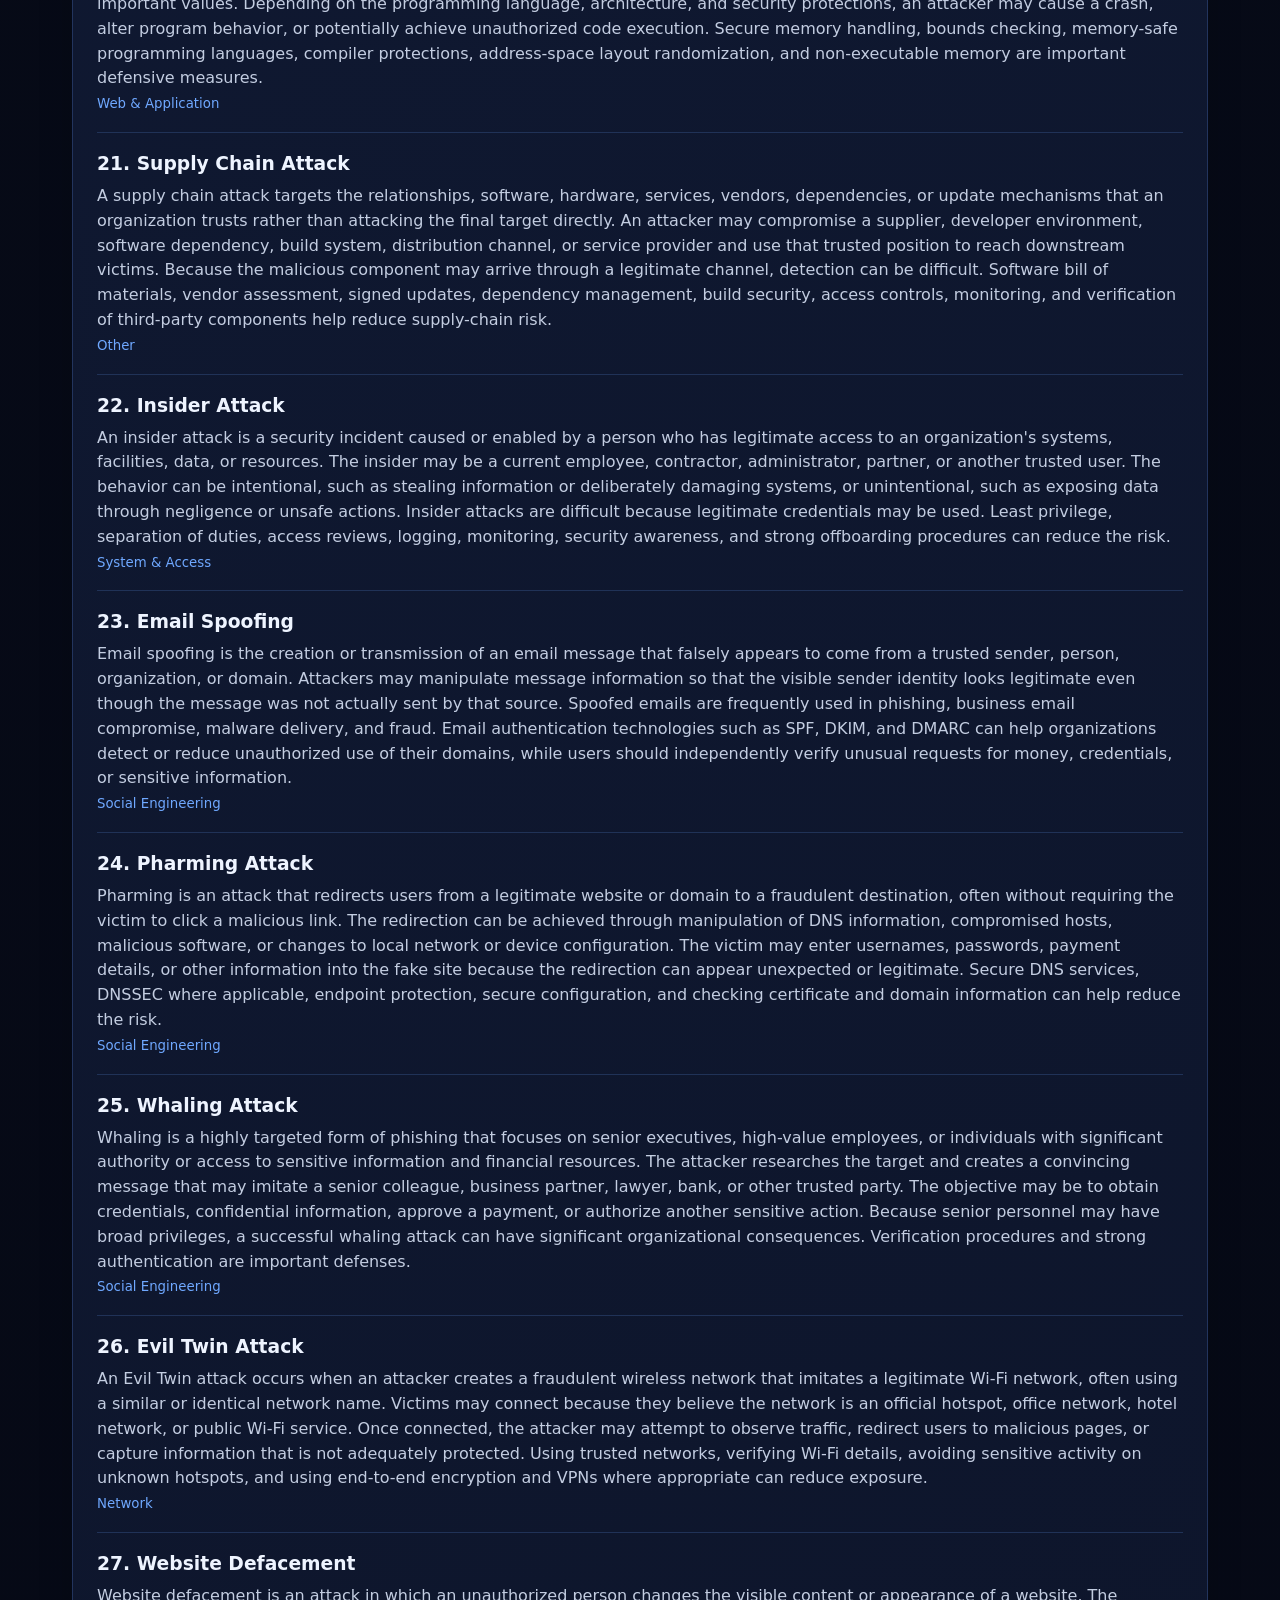
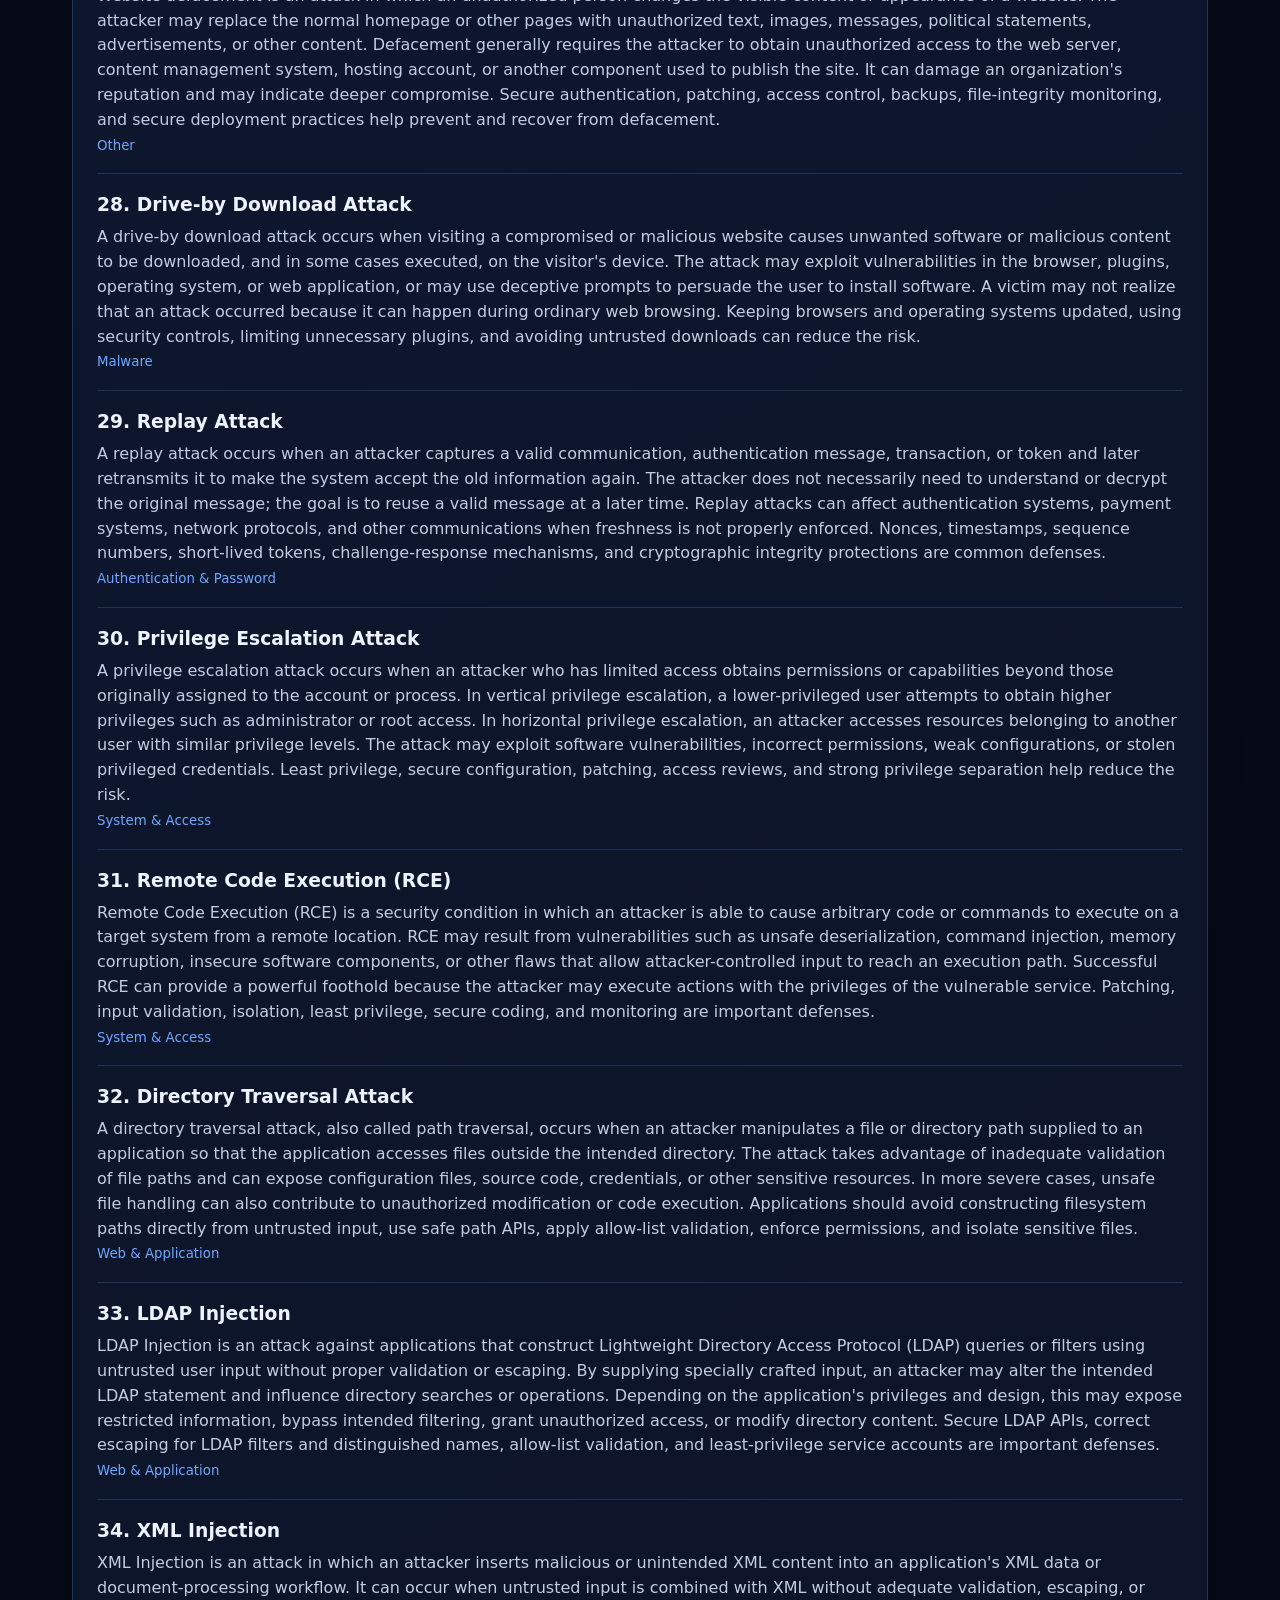
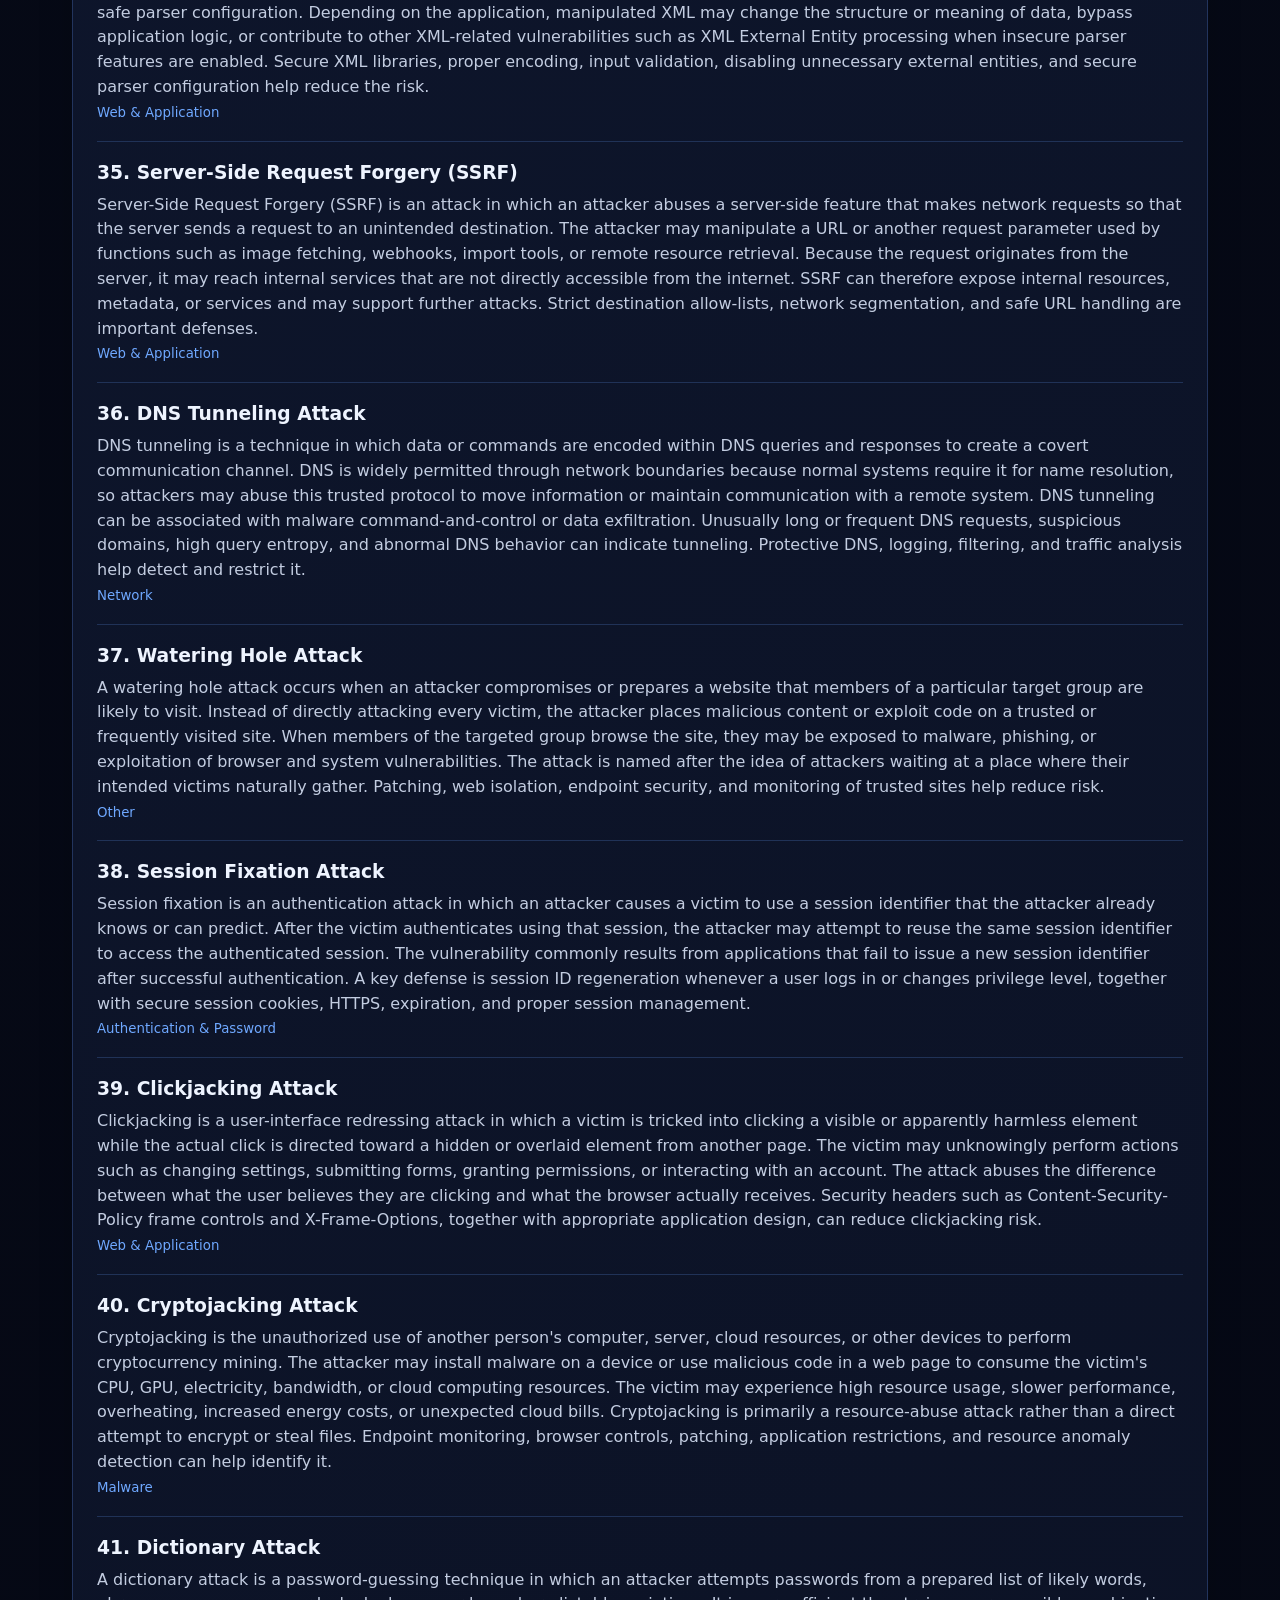
<file: unit.html>
<!doctype html>
<html lang="en">
<head>
<meta charset="utf-8">
<meta name="viewport" content="width=device-width, initial-scale=1, viewport-fit=cover">
<meta name="theme-color" content="#0a1024">
<title>KU MCA Study Hub | Unit</title>
<meta name="description" content="KU MCA Study Hub — Semester 1 study material, syllabus, notes and old papers.">
<link rel="stylesheet" href="style.css">
</head>
<body>

<header class="topbar">
  <a class="brand" href="index.html" aria-label="KU MCA Study Hub home">
    <div class="brand-mark">KU</div>
    <div>
      <div class="brand-title">KU MCA Study Hub</div>
      <div class="brand-sub">Semester 1 • Learn. Code. Debug. Repeat.</div>
    </div>
  </a>
  <button class="menu-btn" id="menuBtn" aria-label="Open navigation" aria-expanded="false">☰</button>
  <nav id="mainNav" aria-label="Main navigation">
    <a href="index.html">🏠 Home</a>
    <a href="syllabus.html">📚 MCA Syllabus</a>
    <a href="subjects.html">📖 Subjects</a>
    <a href="old-papers.html">📄 Old Papers</a>
  </nav>
</header>

<main id="unitPage">
  <section class="page-hero" id="unitHero"></section>
  <section class="section">
    <div class="breadcrumb"><a href="subjects.html">Subjects</a><span>›</span><a id="crumbSubjectLink" href="#">Subject</a><span>›</span><span id="crumbUnit">Unit</span></div>
    <div id="unitContent"></div>
  </section>
</main>

<footer class="site-footer">
  <div class="footer-name">(林勇) <span>Lín Yǒng</span></div>
  <div class="footer-phone">6006443045</div>
  <div class="footer-rights">© 2026 KU MCA Study Hub • All Rights Reserved.</div>
</footer>
<script src="script.js"></script></body></html>
</file>
<file: style.css>
:root{
  --bg:#070b18;--panel:#0f1730;--panel2:#121d3a;--line:#22335d;--text:#eef4ff;--muted:#9eacc9;
  --blue:#65a8ff;--blue2:#8d7cff;--green:#55e69b;--gold:#ffd15c;--shadow:0 18px 50px rgba(0,0,0,.28);
}
*{box-sizing:border-box}html{scroll-behavior:smooth}body{margin:0;background:radial-gradient(circle at 20% 0%,#111f45 0,#070b18 38%,#050814 100%);color:var(--text);font-family:Inter,ui-sans-serif,system-ui,-apple-system,BlinkMacSystemFont,"Segoe UI",sans-serif;line-height:1.55}a{color:inherit;text-decoration:none}button,input{font:inherit}
.topbar{position:sticky;top:0;z-index:50;display:flex;align-items:center;gap:18px;padding:14px 24px;background:rgba(7,11,24,.82);backdrop-filter:blur(18px);border-bottom:1px solid rgba(101,168,255,.12)}
.brand{display:flex;align-items:center;gap:12px;min-width:0}.brand-mark{width:46px;height:46px;border-radius:14px;display:grid;place-items:center;background:linear-gradient(135deg,#4c9cff,#716cff);font-weight:900}.brand-title{font-weight:850;font-size:17px}.brand-sub{font-size:12px;color:var(--muted);white-space:nowrap;overflow:hidden;text-overflow:ellipsis}
nav{margin-left:auto;display:flex;gap:8px}nav a{padding:9px 12px;border-radius:11px;color:#d8e2f7;font-size:14px}nav a:hover{background:#172447;color:#fff}
.menu-btn{display:none;margin-left:auto;border:1px solid var(--line);background:#101a34;color:#fff;border-radius:12px;width:46px;height:42px;font-size:24px}
main{max-width:1180px;margin:auto;padding:0 22px 60px}.hero{min-height:600px;display:grid;grid-template-columns:1.2fr .8fr;align-items:center;gap:40px;position:relative}.hero-glow{position:absolute;width:380px;height:380px;background:#5e8dff;filter:blur(130px);opacity:.16;left:0;top:100px;pointer-events:none}.eyebrow{color:var(--blue);font-weight:850;letter-spacing:.13em;font-size:12px}.hero h1{font-size:clamp(48px,8vw,88px);line-height:.98;margin:18px 0 20px;letter-spacing:-.06em}.hero h1 span{background:linear-gradient(90deg,#65a8ff,#9a82ff,#58e7aa);-webkit-background-clip:text;background-clip:text;color:transparent}.hero-lead{font-size:18px;color:#b7c4dd;max-width:650px}.hero-actions{display:flex;flex-wrap:wrap;gap:12px;margin-top:28px}.btn{display:inline-flex;align-items:center;justify-content:center;padding:13px 18px;border-radius:14px;font-weight:800;border:1px solid var(--line)}.btn.primary{background:linear-gradient(135deg,#579df8,#7e74ef);border:0}.btn.ghost{background:#0e1831}.terminal-card{background:rgba(15,23,48,.82);border:1px solid #29447b;border-radius:22px;box-shadow:var(--shadow);overflow:hidden;transform:rotate(1.2deg)}.terminal-top{display:flex;align-items:center;gap:7px;padding:13px 15px;background:#0b1227;border-bottom:1px solid #22335d;color:#8292b3;font-size:12px}.terminal-top span{width:9px;height:9px;border-radius:50%;background:#4e6188}.terminal-top b{margin-left:8px;font-weight:650}.terminal-card pre{margin:0;padding:25px;color:#cfe2ff;font-size:14px;overflow:auto}
.quote-section{margin:10px 0 70px}.quote-label{font-size:12px;font-weight:900;letter-spacing:.14em;color:var(--green);margin-bottom:10px}.quote-box{padding:26px 28px;border:1px solid #29447b;border-radius:20px;background:linear-gradient(135deg,rgba(16,29,58,.92),rgba(13,18,39,.9));box-shadow:var(--shadow);font-size:clamp(20px,3vw,30px);font-weight:800}.quote-bar{height:3px;width:90px;background:linear-gradient(90deg,var(--blue),var(--green));border-radius:99px;margin-top:18px}
.section{padding:36px 0}.section-head{display:flex;align-items:end;justify-content:space-between;gap:18px;margin-bottom:22px}.section h2{font-size:30px;margin:5px 0}.section-desc{color:var(--muted)}
.main-grid{display:grid;grid-template-columns:repeat(4,1fr);gap:14px}.main-card,.dev-card,.subject-card,.unit-card,.topic-card,.notice-card,.exam-panel,.paper-item{background:linear-gradient(145deg,rgba(18,29,58,.96),rgba(11,17,35,.96));border:1px solid #22345d;border-radius:20px;box-shadow:0 10px 35px rgba(0,0,0,.16)}.main-card{padding:22px;display:flex;flex-direction:column;gap:6px;min-height:150px;transition:.2s}.main-card:hover,.subject-card:hover,.unit-card:hover{transform:translateY(-3px);border-color:#4f8ee6}.main-card span{font-size:28px}.main-card b{font-size:18px}.main-card small{color:var(--muted)}
.dev-grid{display:grid;grid-template-columns:repeat(5,1fr);gap:14px}.dev-card{padding:20px}.dev-card>div{font-size:27px}.dev-card h3{margin:10px 0 6px}.dev-card p{margin:0;color:var(--muted);font-size:13px}
.page-hero{padding:75px 0 25px}.page-hero h1{font-size:clamp(42px,7vw,68px);line-height:1;margin:10px 0 15px;letter-spacing:-.05em}.page-hero p{color:var(--muted);max-width:720px;font-size:17px}.notice-card{display:flex;gap:18px;padding:24px}.notice-icon{font-size:32px}
.modern-subjects{display:grid;grid-template-columns:repeat(2,1fr);gap:18px}.subject-card{position:relative;padding:25px;min-height:210px}.subject-card.featured{border-color:#4f8ee6;background:linear-gradient(145deg,#122653,#101a36)}.subject-card .num{color:var(--blue);font-weight:900;letter-spacing:.08em}.subject-icon{display:block;font-size:34px;margin-top:12px}.subject-card h2{margin:7px 0}.subject-card p{color:var(--muted);margin:0 0 18px}.subject-card b{color:var(--blue)}
.breadcrumb{display:flex;gap:9px;align-items:center;color:var(--muted);font-size:13px;margin-bottom:18px}.breadcrumb a{color:var(--blue)}
.unit-grid{display:grid;grid-template-columns:repeat(2,1fr);gap:14px}.unit-card{padding:20px;display:block}.unit-card .unit-no{color:var(--blue);font-weight:900}.unit-card h3{margin:7px 0}.unit-card p{color:var(--muted);margin:0 0 12px}.unit-meta{display:flex;gap:7px;flex-wrap:wrap}.pill{border:1px solid #2a4270;border-radius:99px;padding:4px 8px;font-size:11px;color:#b9c8e4}.ready{border-color:#23664d;color:#67e9a7}
.exam-panel{padding:24px;margin-bottom:18px}.exam-panel h2{margin-top:0}.note-block{padding:16px 0;border-top:1px solid #203257}.note-block:first-of-type{border-top:0}.note-block h3{margin:0 0 6px}.note-block p{margin:0;color:#c3cde1}.topic-list{display:grid;grid-template-columns:repeat(2,1fr);gap:12px}.topic-card{padding:17px}.topic-card .topic-no{color:var(--blue);font-weight:900}.topic-card h3{margin:4px 0}.topic-card p{color:var(--muted);margin:0}.topic-card a{display:inline-block;margin-top:10px;color:var(--blue);font-weight:800}
.paper-tabs{display:flex;gap:8px;flex-wrap:wrap;margin-bottom:20px}.paper-tab{border:1px solid var(--line);background:#0d1630;color:#cbd6ec;border-radius:99px;padding:8px 13px;cursor:pointer}.paper-tab.active{background:#579df8;color:#08101f;border-color:#579df8;font-weight:800}.paper-grid-gallery{display:grid;grid-template-columns:repeat(2,1fr);gap:18px}.paper-item{margin:0;overflow:hidden}.paper-item img{display:block;width:100%;height:auto;background:#fff}.paper-item figcaption{padding:12px 15px;color:#b8c4da;font-size:13px}
.site-footer{margin-top:70px;padding:38px 24px 45px;text-align:center;border-top:1px solid rgba(100,140,210,.12);background:#050814}.footer-name{font-size:22px;font-weight:850}.footer-name span{color:var(--muted);font-weight:600}.footer-phone{margin-top:7px;color:#c8d4ea}.footer-rights{margin-top:14px;color:#7f8eaa;font-size:12px}
.hidden{display:none}
@media(max-width:850px){.topbar{padding:11px 14px}.menu-btn{display:block}nav{display:none;position:absolute;left:10px;right:10px;top:70px;background:#0d1630;border:1px solid #253b69;border-radius:18px;padding:10px;box-shadow:var(--shadow);flex-direction:column}nav.open{display:flex}nav a{padding:14px 15px}.brand-sub{max-width:190px}.hero{grid-template-columns:1fr;min-height:auto;padding:65px 0 45px}.terminal-card{transform:none}.main-grid{grid-template-columns:repeat(2,1fr)}.dev-grid{grid-template-columns:repeat(2,1fr)}.modern-subjects,.unit-grid,.topic-list,.paper-grid-gallery{grid-template-columns:1fr}.page-hero{padding-top:48px}}
@media(max-width:500px){main{padding:0 15px 45px}.brand-title{font-size:15px}.hero h1{font-size:48px}.hero-lead{font-size:16px}.main-grid{grid-template-columns:1fr 1fr;gap:10px}.main-card{padding:17px;min-height:135px}.dev-grid{grid-template-columns:1fr}.section{padding:27px 0}.section h2{font-size:25px}.subject-card{min-height:190px}.quote-box{padding:21px}.terminal-card pre{font-size:12px}}
</file>
